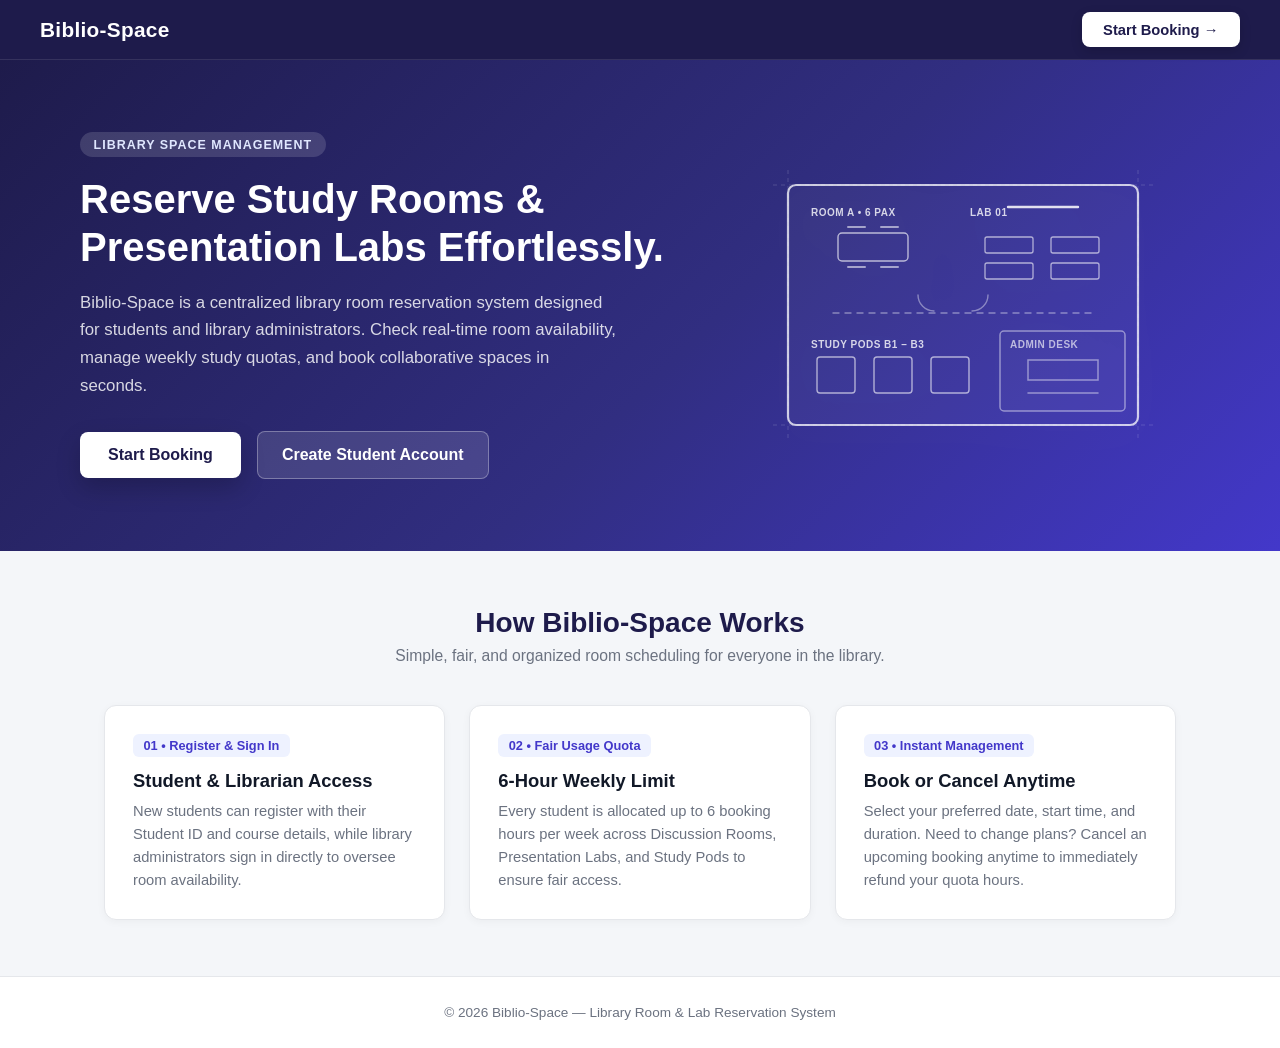
<file: web/index.html>
<!DOCTYPE html>
<html lang="en">
<head>
  <meta charset="UTF-8" />
  <meta name="viewport" content="width=device-width, initial-scale=1.0" />
  <title>Biblio-Space | Library Room &amp; Lab Reservation</title>
  <link rel="stylesheet" href="assets/css/style.css" />
  <style>
    /* Landing Page Hero & Layout */
    .landing-navbar {
      background: #1e1b4b;
      color: #ffffff;
      padding: 1.1rem 2.5rem;
      display: flex;
      justify-content: space-between;
      align-items: center;
      border-bottom: 1px solid rgba(255, 255, 255, 0.1);
    }

    .landing-brand {
      display: flex;
      align-items: center;
      gap: 0.65rem;
      font-size: 1.3rem;
      font-weight: 700;
      letter-spacing: 0.3px;
    }

    .btn-header-cta {
      background: #ffffff;
      color: #1e1b4b;
      padding: 0.6rem 1.35rem;
      border-radius: 8px;
      font-weight: 700;
      font-size: 0.92rem;
      text-decoration: none;
      transition: 0.2s;
      box-shadow: 0 4px 12px rgba(0, 0, 0, 0.15);
    }

    .btn-header-cta:hover {
      background: #eef2ff;
      transform: translateY(-1px);
    }

    .hero-section {
      background: linear-gradient(135deg, #1e1b4b 0%, #312e81 55%, #4338ca 100%);
      color: #ffffff;
      padding: 4.5rem 2rem;
    }

    .hero-inner {
      max-width: 1120px;
      margin: 0 auto;
      display: flex;
      align-items: center;
      justify-content: space-between;
      gap: 3rem;
    }

    .hero-text {
      flex: 1.2;
    }

    .hero-pill {
      display: inline-block;
      background: rgba(255, 255, 255, 0.14);
      color: #e0e7ff;
      font-size: 0.78rem;
      font-weight: 700;
      letter-spacing: 1px;
      text-transform: uppercase;
      padding: 0.35rem 0.85rem;
      border-radius: 999px;
      margin-bottom: 1.1rem;
    }

    .hero-text h1 {
      font-size: 2.5rem;
      line-height: 1.2;
      font-weight: 800;
      margin-bottom: 1.1rem;
    }

    .hero-text p {
      font-size: 1.05rem;
      line-height: 1.65;
      color: rgba(255, 255, 255, 0.82);
      margin-bottom: 2rem;
      max-width: 540px;
    }

    .hero-actions {
      display: flex;
      align-items: center;
      gap: 1rem;
    }

    .btn-hero-primary {
      background: #ffffff;
      color: #1e1b4b;
      padding: 0.85rem 1.75rem;
      border-radius: 8px;
      font-weight: 700;
      font-size: 1rem;
      text-decoration: none;
      transition: 0.2s;
      box-shadow: 0 10px 25px rgba(0, 0, 0, 0.2);
    }

    .btn-hero-primary:hover {
      background: #eef2ff;
    }

    .btn-hero-secondary {
      background: rgba(255, 255, 255, 0.12);
      color: #ffffff;
      border: 1px solid rgba(255, 255, 255, 0.3);
      padding: 0.85rem 1.5rem;
      border-radius: 8px;
      font-weight: 600;
      font-size: 1rem;
      text-decoration: none;
      transition: 0.2s;
    }

    .btn-hero-secondary:hover {
      background: rgba(255, 255, 255, 0.2);
    }

    /* White Line-Art Architectural Floor Plan */
    .hero-art {
      flex: 0.95;
      display: flex;
      justify-content: center;
      position: relative;
    }

    .blueprint-svg {
      width: 100%;
      max-width: 420px;
      height: auto;
      filter: drop-shadow(0 12px 24px rgba(255, 255, 255, 0.14));
      animation: floatBlueprint 6s ease-in-out infinite;
    }

    .room-highlight-1 {
      animation: pulseRoom 6s ease-in-out infinite;
    }

    .room-highlight-2 {
      animation: pulseRoom 6s ease-in-out infinite 2s;
    }

    .room-highlight-3 {
      animation: pulseRoom 6s ease-in-out infinite 4s;
    }

    @keyframes floatBlueprint {
      0%, 100% { transform: translateY(0px); }
      50% { transform: translateY(-8px); }
    }

    @keyframes pulseRoom {
      0%, 100% { fill: rgba(255, 255, 255, 0.04); stroke: rgba(255, 255, 255, 0.55); }
      30% { fill: rgba(255, 255, 255, 0.18); stroke: rgba(255, 255, 255, 0.95); }
      60% { fill: rgba(255, 255, 255, 0.04); stroke: rgba(255, 255, 255, 0.55); }
    }

    /* Info & Features Section */
    .info-section {
      max-width: 1120px;
      margin: 3.5rem auto;
      padding: 0 1.5rem;
    }

    .section-heading {
      text-align: center;
      margin-bottom: 2.5rem;
    }

    .section-heading h2 {
      font-size: 1.75rem;
      color: #1e1b4b;
      margin-bottom: 0.5rem;
    }

    .section-heading p {
      color: #6b7280;
      font-size: 0.98rem;
    }

    .feature-grid {
      display: grid;
      grid-template-columns: repeat(auto-fit, minmax(280px, 1fr));
      gap: 1.5rem;
    }

    .feature-card {
      background: #ffffff;
      border: 1px solid #e5e7eb;
      border-radius: 12px;
      padding: 1.75rem;
      box-shadow: 0 2px 8px rgba(0, 0, 0, 0.04);
    }

    .feature-step {
      display: inline-block;
      background: #eef2ff;
      color: #4338ca;
      font-weight: 700;
      font-size: 0.8rem;
      padding: 0.25rem 0.65rem;
      border-radius: 6px;
      margin-bottom: 0.85rem;
    }

    .feature-card h3 {
      color: #111827;
      font-size: 1.15rem;
      margin-bottom: 0.5rem;
    }

    .feature-card p {
      color: #6b7280;
      font-size: 0.92rem;
      line-height: 1.55;
    }

    .landing-footer {
      text-align: center;
      padding: 1.75rem;
      color: #6b7280;
      font-size: 0.85rem;
      border-top: 1px solid #e5e7eb;
      background: #ffffff;
      margin-top: 3rem;
    }

    @media (max-width: 860px) {
      .hero-inner { flex-direction: column; text-align: center; }
      .hero-actions { justify-content: center; }
      .hero-text h1 { font-size: 2rem; }
    }
  </style>
</head>
<body>

  <!-- Top Navigation Header with Start Booking CTA -->
  <header class="landing-navbar">
    <div class="landing-brand">
      <span>Biblio-Space</span>
    </div>
    <div>
      <a href="login-page.html" class="btn-header-cta">Start Booking &rarr;</a>
    </div>
  </header>

  <!-- Hero Introduction Section -->
  <section class="hero-section">
    <div class="hero-inner">
      <div class="hero-text">
        <span class="hero-pill">Library Space Management</span>
        <h1>Reserve Study Rooms &amp; Presentation Labs Effortlessly.</h1>
        <p>
          Biblio-Space is a centralized library room reservation system designed for students and library administrators. Check real-time room availability, manage weekly study quotas, and book collaborative spaces in seconds.
        </p>
        <div class="hero-actions">
          <a href="login-page.html" class="btn-hero-primary">Start Booking</a>
          <a href="register-page.html" class="btn-hero-secondary">Create Student Account</a>
        </div>
      </div>

      <!-- White Line-Art Architectural Library Floor Plan -->
      <div class="hero-art">
        <svg class="blueprint-svg" viewBox="0 0 420 320" fill="none" xmlns="http://www.w3.org/2000/svg">
          <!-- Blueprint Outer Grid & Corner Crosshairs -->
          <g stroke="rgba(255,255,255,0.16)" stroke-width="1" stroke-dasharray="4 4">
            <line x1="20" y1="40" x2="400" y2="40" />
            <line x1="20" y1="280" x2="400" y2="280" />
            <line x1="35" y1="25" x2="35" y2="295" />
            <line x1="385" y1="25" x2="385" y2="295" />
          </g>

          <!-- Outer Library Floor Perimeter -->
          <rect x="35" y="40" width="350" height="240" rx="8"
                stroke="rgba(255,255,255,0.75)" stroke-width="2.2" fill="rgba(255,255,255,0.03)" />

          <!-- Room 1: Discussion Room A (Top Left) -->
          <g class="room-highlight-1">
            <rect x="48" y="54" width="145" height="96" rx="4" stroke-width="1.8" />
            <!-- Conference Table & Chairs -->
            <rect x="85" y="88" width="70" height="28" rx="4" stroke="rgba(255,255,255,0.65)" stroke-width="1.4" />
            <line x1="95" y1="82" x2="112" y2="82" stroke="rgba(255,255,255,0.55)" stroke-width="2" stroke-linecap="round" />
            <line x1="128" y1="82" x2="145" y2="82" stroke="rgba(255,255,255,0.55)" stroke-width="2" stroke-linecap="round" />
            <line x1="95" y1="122" x2="112" y2="122" stroke="rgba(255,255,255,0.55)" stroke-width="2" stroke-linecap="round" />
            <line x1="128" y1="122" x2="145" y2="122" stroke="rgba(255,255,255,0.55)" stroke-width="2" stroke-linecap="round" />
          </g>
          <text x="58" y="71" fill="rgba(255,255,255,0.8)" font-size="10" font-weight="600" letter-spacing="0.5">ROOM A &bull; 6 PAX</text>

          <!-- Room 2: Presentation Lab 1 (Top Right) -->
          <g class="room-highlight-2">
            <rect x="207" y="54" width="165" height="96" rx="4" stroke-width="1.8" />
            <!-- Projector Screen & Workstation Desks -->
            <line x1="255" y1="62" x2="325" y2="62" stroke="rgba(255,255,255,0.85)" stroke-width="2.4" stroke-linecap="round" />
            <rect x="232" y="92" width="48" height="16" rx="2" stroke="rgba(255,255,255,0.6)" stroke-width="1.3" />
            <rect x="298" y="92" width="48" height="16" rx="2" stroke="rgba(255,255,255,0.6)" stroke-width="1.3" />
            <rect x="232" y="118" width="48" height="16" rx="2" stroke="rgba(255,255,255,0.6)" stroke-width="1.3" />
            <rect x="298" y="118" width="48" height="16" rx="2" stroke="rgba(255,255,255,0.6)" stroke-width="1.3" />
          </g>
          <text x="217" y="71" fill="rgba(255,255,255,0.8)" font-size="10" font-weight="600" letter-spacing="0.5">LAB 01</text>

          <!-- Central Corridor Divider & Door Arcs -->
          <g stroke="rgba(255,255,255,0.4)" stroke-width="1.4" stroke-linecap="round">
            <path d="M165 150 A16 16 0 0 0 181 166" />
            <path d="M235 150 A16 16 0 0 1 219 166" />
            <line x1="80" y1="168" x2="340" y2="168" stroke-dasharray="6 6" />
          </g>

          <!-- Room 3: Quiet Study Pods (Bottom Left) -->
          <g class="room-highlight-3">
            <rect x="48" y="186" width="185" height="80" rx="4" stroke-width="1.8" />
            <!-- Individual Study Cubicles -->
            <rect x="64" y="212" width="38" height="36" rx="3" stroke="rgba(255,255,255,0.6)" stroke-width="1.4" />
            <rect x="121" y="212" width="38" height="36" rx="3" stroke="rgba(255,255,255,0.6)" stroke-width="1.4" />
            <rect x="178" y="212" width="38" height="36" rx="3" stroke="rgba(255,255,255,0.6)" stroke-width="1.4" />
          </g>
          <text x="58" y="203" fill="rgba(255,255,255,0.8)" font-size="10" font-weight="600" letter-spacing="0.5">STUDY PODS B1 &ndash; B3</text>

          <!-- Bottom Right: Librarian Info Desk -->
          <g stroke="rgba(255,255,255,0.45)" stroke-width="1.5" stroke-linecap="round">
            <rect x="247" y="186" width="125" height="80" rx="4" fill="rgba(255,255,255,0.02)" />
            <path d="M275 215 H345 V235 H275 Z" />
            <line x1="275" y1="248" x2="345" y2="248" />
          </g>
          <text x="257" y="203" fill="rgba(255,255,255,0.65)" font-size="10" font-weight="600" letter-spacing="0.5">ADMIN DESK</text>
        </svg>
      </div>
    </div>
  </section>

  <!-- System Overview & How It Works -->
  <section class="info-section">
    <div class="section-heading">
      <h2>How Biblio-Space Works</h2>
      <p>Simple, fair, and organized room scheduling for everyone in the library.</p>
    </div>

    <div class="feature-grid">
      <div class="feature-card">
        <span class="feature-step">01 &bull; Register &amp; Sign In</span>
        <h3>Student &amp; Librarian Access</h3>
        <p>
          New students can register with their Student ID and course details, while library administrators sign in directly to oversee room availability.
        </p>
      </div>

      <div class="feature-card">
        <span class="feature-step">02 &bull; Fair Usage Quota</span>
        <h3>6-Hour Weekly Limit</h3>
        <p>
          Every student is allocated up to 6 booking hours per week across Discussion Rooms, Presentation Labs, and Study Pods to ensure fair access.
        </p>
      </div>

      <div class="feature-card">
        <span class="feature-step">03 &bull; Instant Management</span>
        <h3>Book or Cancel Anytime</h3>
        <p>
          Select your preferred date, start time, and duration. Need to change plans? Cancel an upcoming booking anytime to immediately refund your quota hours.
        </p>
      </div>
    </div>
  </section>

  <footer class="landing-footer">
    &copy; 2026 Biblio-Space &mdash; Library Room &amp; Lab Reservation System
  </footer>

</body>
</html>
</file>
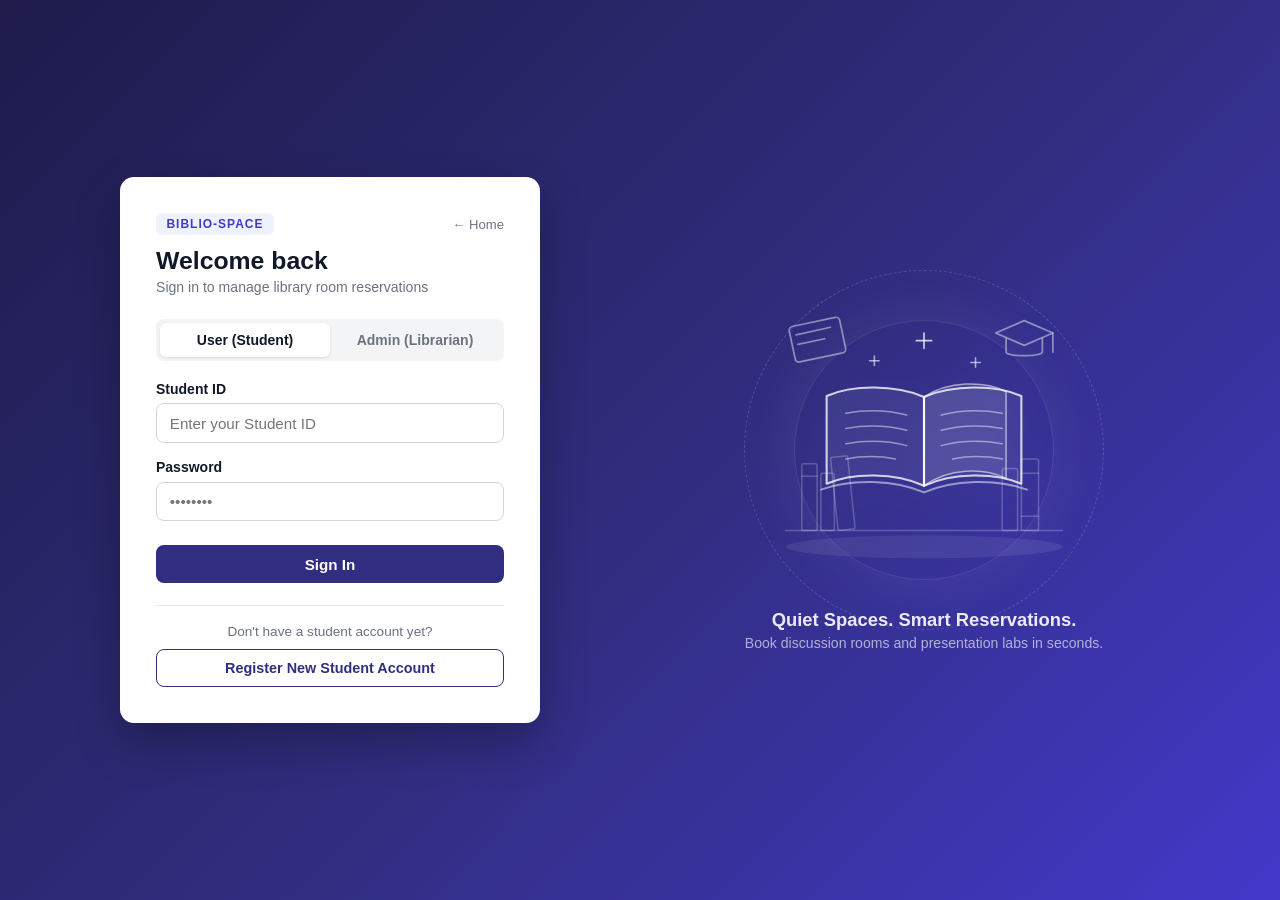
<file: web/login-page.html>
<!DOCTYPE html>
<html lang="en">
<head>
  <meta charset="UTF-8" />
  <meta name="viewport" content="width=device-width, initial-scale=1.0" />
  <title>Biblio-Space | Sign In</title>
  <link rel="stylesheet" href="assets/css/style.css" />
  <style>
    body {
      background: linear-gradient(135deg, #1e1b4b 0%, #312e81 55%, #4338ca 100%);
      min-height: 100vh;
      display: flex;
      align-items: center;
      justify-content: center;
      padding: 2rem;
      overflow-x: hidden;
    }

    .split-wrapper {
      width: 100%;
      max-width: 1140px;
      display: flex;
      align-items: center;
      justify-content: space-between;
      gap: 3rem;
    }

    .login-section {
      flex: 1;
      display: flex;
      justify-content: center;
    }

    .auth-card {
      background: #ffffff;
      width: 100%;
      max-width: 420px;
      border-radius: 14px;
      padding: 2.25rem;
      box-shadow: 0 20px 45px rgba(0, 0, 0, 0.28);
      position: relative;
      z-index: 2;
    }

    .top-nav-row {
      display: flex;
      justify-content: space-between;
      align-items: center;
      margin-bottom: 0.75rem;
    }

    .brand-tag {
      font-size: 0.75rem;
      font-weight: 700;
      letter-spacing: 1px;
      text-transform: uppercase;
      color: #4338ca;
      background: #eef2ff;
      padding: 0.25rem 0.65rem;
      border-radius: 6px;
    }

    .back-home {
      font-size: 0.82rem;
      color: #6b7280;
      text-decoration: none;
      font-weight: 500;
    }

    .back-home:hover {
      color: #312e81;
      text-decoration: underline;
    }

    .auth-header {
      margin-bottom: 1.5rem;
    }

    .auth-header h1 {
      color: #111827;
      font-size: 1.55rem;
      font-weight: 700;
      margin-bottom: 0.25rem;
    }

    .auth-header p {
      color: #6b7280;
      font-size: 0.88rem;
    }

    .role-tabs {
      display: grid;
      grid-template-columns: 1fr 1fr;
      background: #f3f4f6;
      padding: 4px;
      border-radius: 8px;
      margin-bottom: 1.25rem;
    }

    .role-tab {
      border: none;
      background: transparent;
      padding: 0.55rem;
      font-size: 0.875rem;
      font-weight: 600;
      color: #6b7280;
      border-radius: 6px;
      cursor: pointer;
      transition: 0.2s;
    }

    .role-tab.active {
      background: #ffffff;
      color: #111827;
      box-shadow: 0 1px 3px rgba(0, 0, 0, 0.1);
    }

    .btn-indigo {
      background: #312e81;
      color: #ffffff;
      width: 100%;
    }

    .btn-indigo:hover {
      background: #1e1b4b;
    }

    .register-box {
      margin-top: 1.35rem;
      padding-top: 1.15rem;
      border-top: 1px solid #e5e7eb;
      text-align: center;
    }

    .register-box p {
      font-size: 0.85rem;
      color: #6b7280;
      margin-bottom: 0.65rem;
    }

    .btn-register-link {
      display: block;
      width: 100%;
      padding: 0.6rem 1rem;
      border: 1px solid #312e81;
      border-radius: 8px;
      color: #312e81;
      font-weight: 600;
      font-size: 0.9rem;
      text-decoration: none;
      transition: 0.2s;
    }

    .btn-register-link:hover {
      background: #eef2ff;
    }

    /* Right Side White Line-Shadow Library Animation */
    .library-art-section {
      flex: 1.1;
      display: flex;
      flex-direction: column;
      align-items: center;
      justify-content: center;
      position: relative;
      min-height: 440px;
      user-select: none;
    }

    .art-backdrop-ring {
      position: absolute;
      width: 360px;
      height: 360px;
      border-radius: 50%;
      border: 1.5px dashed rgba(255, 255, 255, 0.16);
      animation: spinSlow 45s linear infinite;
    }

    .art-backdrop-ring-inner {
      position: absolute;
      width: 260px;
      height: 260px;
      border-radius: 50%;
      border: 1px solid rgba(255, 255, 255, 0.1);
      box-shadow: 0 0 60px rgba(255, 255, 255, 0.08);
    }

    .library-svg {
      width: 100%;
      max-width: 420px;
      height: auto;
      filter: drop-shadow(0 12px 24px rgba(255, 255, 255, 0.14));
      z-index: 1;
    }

    .float-main { animation: floatBook 5s ease-in-out infinite; }
    .float-slow-1 { animation: floatGentle 6s ease-in-out infinite; }
    .float-slow-2 { animation: floatGentle 7s ease-in-out infinite reverse; }
    .page-flip { animation: pageTurn 3.5s ease-in-out infinite; transform-origin: 220px 235px; }
    .sparkle-1 { animation: pulseGlow 3s ease-in-out infinite; }
    .sparkle-2 { animation: pulseGlow 4s ease-in-out infinite 1.2s; }

    .art-caption {
      margin-top: 1rem;
      text-align: center;
      z-index: 1;
    }

    .art-caption h2 {
      font-size: 1.15rem;
      font-weight: 600;
      color: rgba(255, 255, 255, 0.9);
      margin-bottom: 0.25rem;
    }

    .art-caption p {
      font-size: 0.88rem;
      color: rgba(255, 255, 255, 0.62);
    }

    @keyframes floatBook {
      0%, 100% { transform: translateY(0px); }
      50% { transform: translateY(-12px); }
    }

    @keyframes floatGentle {
      0%, 100% { transform: translateY(0px) rotate(0deg); }
      50% { transform: translateY(-8px) rotate(2deg); }
    }

    @keyframes pageTurn {
      0%, 100% { transform: scaleX(1); opacity: 0.85; }
      50% { transform: scaleX(0.35); opacity: 0.45; }
    }

    @keyframes pulseGlow {
      0%, 100% { opacity: 0.2; transform: scale(0.9); }
      50% { opacity: 0.85; transform: scale(1.15); }
    }

    @keyframes spinSlow {
      from { transform: rotate(0deg); }
      to { transform: rotate(360deg); }
    }

    @media (max-width: 900px) {
      .split-wrapper { flex-direction: column; }
      .library-art-section { min-height: 260px; }
    }
  </style>
</head>
<body>

  <div class="split-wrapper">
    <!-- Left-Center Login Card -->
    <div class="login-section">
      <div class="auth-card">
        <div class="auth-header">
          <div class="top-nav-row">
            <span class="brand-tag">Biblio-Space</span>
            <a href="index.html" class="back-home">&larr; Home</a>
          </div>
          <h1>Welcome back</h1>
          <p>Sign in to manage library room reservations</p>
        </div>

        <div id="loginAlert" class="alert"></div>

        <div class="role-tabs">
          <button type="button" id="tabUser" class="role-tab active" onclick="setRole('student')">
            User (Student)
          </button>
          <button type="button" id="tabAdmin" class="role-tab" onclick="setRole('staff')">
            Admin (Librarian)
          </button>
        </div>

        <form id="loginForm">
          <div class="form-group" style="margin-bottom: 1rem;">
            <label id="idLabel" for="loginId">Student ID</label>
            <input type="text" id="loginId" placeholder="Enter your Student ID" required />
          </div>

          <div class="form-group" style="margin-bottom: 1.5rem;">
            <label for="loginPassword">Password</label>
            <input type="password" id="loginPassword" placeholder="••••••••" required />
          </div>

          <button type="submit" class="btn btn-indigo">Sign In</button>
        </form>

        <div class="register-box" id="registerPrompt">
          <p>Don't have a student account yet?</p>
          <a href="register-page.html" class="btn-register-link">Register New Student Account</a>
        </div>
      </div>
    </div>

    <!-- Right-Side White Line-Shadow Library Animation -->
    <div class="library-art-section">
      <div class="art-backdrop-ring"></div>
      <div class="art-backdrop-ring-inner"></div>

      <svg class="library-svg" viewBox="0 0 440 360" fill="none" xmlns="http://www.w3.org/2000/svg">
        <ellipse cx="220" cy="312" rx="145" ry="12" fill="rgba(255,255,255,0.08)" />

        <g stroke="rgba(255,255,255,0.22)" stroke-width="1.6" stroke-linecap="round">
          <line x1="75" y1="295" x2="365" y2="295" />
          <rect x="92" y="225" width="16" height="70" rx="2" />
          <line x1="92" y1="238" x2="108" y2="238" />
          <rect x="112" y="235" width="14" height="60" rx="2" />
          <rect x="130" y="218" width="18" height="77" rx="2" transform="rotate(-6 130 295)" />
          <rect x="302" y="230" width="16" height="65" rx="2" />
          <rect x="322" y="220" width="18" height="75" rx="2" />
          <line x1="322" y1="235" x2="340" y2="235" />
          <line x1="322" y1="280" x2="340" y2="280" />
        </g>

        <g class="float-slow-1" stroke="rgba(255,255,255,0.45)" stroke-width="1.8" stroke-linecap="round" stroke-linejoin="round">
          <rect x="78" y="82" width="54" height="38" rx="4" transform="rotate(-12 78 82)" />
          <line x1="86" y1="90" x2="122" y2="82" />
          <line x1="88" y1="100" x2="116" y2="94" />
        </g>

        <g class="float-slow-2" stroke="rgba(255,255,255,0.45)" stroke-width="1.8" stroke-linecap="round" stroke-linejoin="round">
          <path d="M325 75 L355 88 L325 101 L295 88 Z" />
          <path d="M306 94 V108 C306 113 344 113 344 108 V94" />
          <line x1="355" y1="88" x2="355" y2="108" />
        </g>

        <g class="float-main">
          <path d="M220 155 C190 142 145 142 118 154 V246 C145 234 190 234 220 248 Z"
                fill="rgba(255,255,255,0.06)" stroke="rgba(255,255,255,0.78)" stroke-width="2.2" stroke-linejoin="round" />
          <path d="M220 155 C250 142 295 142 322 154 V246 C295 234 250 234 220 248 Z"
                fill="rgba(255,255,255,0.06)" stroke="rgba(255,255,255,0.78)" stroke-width="2.2" stroke-linejoin="round" />
          <path class="page-flip" d="M220 155 C246 138 282 138 306 149 V240 C282 229 246 229 220 248 Z"
                fill="rgba(255,255,255,0.08)" stroke="rgba(255,255,255,0.55)" stroke-width="1.6" />
          <g stroke="rgba(255,255,255,0.45)" stroke-width="1.6" stroke-linecap="round">
            <path d="M138 172 Q172 166 202 174" />
            <path d="M138 188 Q172 182 202 190" />
            <path d="M138 204 Q172 198 202 206" />
            <path d="M138 220 Q165 215 190 220" />
          </g>
          <g stroke="rgba(255,255,255,0.45)" stroke-width="1.6" stroke-linecap="round">
            <path d="M238 174 Q268 166 302 172" />
            <path d="M238 190 Q268 182 302 188" />
            <path d="M238 206 Q268 198 302 204" />
            <path d="M250 220 Q275 215 302 220" />
          </g>
          <path d="M112 252 C145 240 190 242 220 255 C250 242 295 240 328 252"
                stroke="rgba(255,255,255,0.5)" stroke-width="2" stroke-linecap="round" />
        </g>

        <g class="sparkle-1" stroke="rgba(255,255,255,0.75)" stroke-width="1.8" stroke-linecap="round">
          <line x1="220" y1="88" x2="220" y2="104" />
          <line x1="212" y1="96" x2="228" y2="96" />
        </g>
        <g class="sparkle-2" stroke="rgba(255,255,255,0.6)" stroke-width="1.6" stroke-linecap="round">
          <line x1="168" y1="112" x2="168" y2="122" />
          <line x1="163" y1="117" x2="173" y2="117" />
          <line x1="274" y1="114" x2="274" y2="124" />
          <line x1="269" y1="119" x2="279" y2="119" />
        </g>
      </svg>

      <div class="art-caption">
        <h2>Quiet Spaces. Smart Reservations.</h2>
        <p>Book discussion rooms and presentation labs in seconds.</p>
      </div>
    </div>
  </div>

  <script>
    let currentRole = 'student';

    // Seed sample bookings if empty
    if (!localStorage.getItem('biblio_bookings')) {
      const initialBookings = [
        {
          bookId: 'BK-1001',
          studId: '20261001',
          roomId: 'R01',
          roomName: 'Discussion Room A (Level 2)',
          bookDate: '2026-11-23',
          startTime: '10:00',
          endTime: '12:00',
          hours: 2,
          status: 'Confirmed'
        },
        {
          bookId: 'BK-1002',
          studId: '20261001',
          roomId: 'R03',
          roomName: 'Presentation Lab 1 (Level 3)',
          bookDate: '2026-11-25',
          startTime: '14:00',
          endTime: '16:00',
          hours: 2,
          status: 'Confirmed'
        }
      ];
      localStorage.setItem('biblio_bookings', JSON.stringify(initialBookings));
    }

    // Check if redirected from register.html with newly created ID
    const urlParams = new URLSearchParams(window.location.search);
    const registeredId = urlParams.get('registered');
    if (registeredId) {
      document.getElementById('loginId').value = registeredId;
      const alertBox = document.getElementById('loginAlert');
      alertBox.className = 'alert alert-success';
      alertBox.textContent = 'Account created successfully! Please sign in.';
      alertBox.style.display = 'block';
    }

    function setRole(role) {
      currentRole = role;
      document.getElementById('loginAlert').style.display = 'none';
      document.getElementById('tabUser').classList.toggle('active', role === 'student');
      document.getElementById('tabAdmin').classList.toggle('active', role === 'staff');

      if (role === 'student') {
        document.getElementById('idLabel').textContent = 'Student ID';
        document.getElementById('loginId').placeholder = 'Enter your Student ID';
        document.getElementById('registerPrompt').style.display = 'block';
      } else {
        document.getElementById('idLabel').textContent = 'Librarian Staff ID';
        document.getElementById('loginId').placeholder = 'Enter your Staff ID';
        document.getElementById('registerPrompt').style.display = 'none';
      }
    }

    document.getElementById('loginForm').addEventListener('submit', function (e) {
      e.preventDefault();
      const userId = document.getElementById('loginId').value.trim();
      const password = document.getElementById('loginPassword').value;

      if (!userId || !password) {
        const alertBox = document.getElementById('loginAlert');
        alertBox.className = 'alert alert-danger';
        alertBox.textContent = 'Please enter your ID and password.';
        alertBox.style.display = 'block';
        return;
      }

      sessionStorage.setItem('biblio_user', JSON.stringify({ role: currentRole, userId }));
      window.location.href = currentRole === 'student' ? 'student-book.html' : 'staff-schedule.html';
    });
  </script>
</body>
</html>
</file>
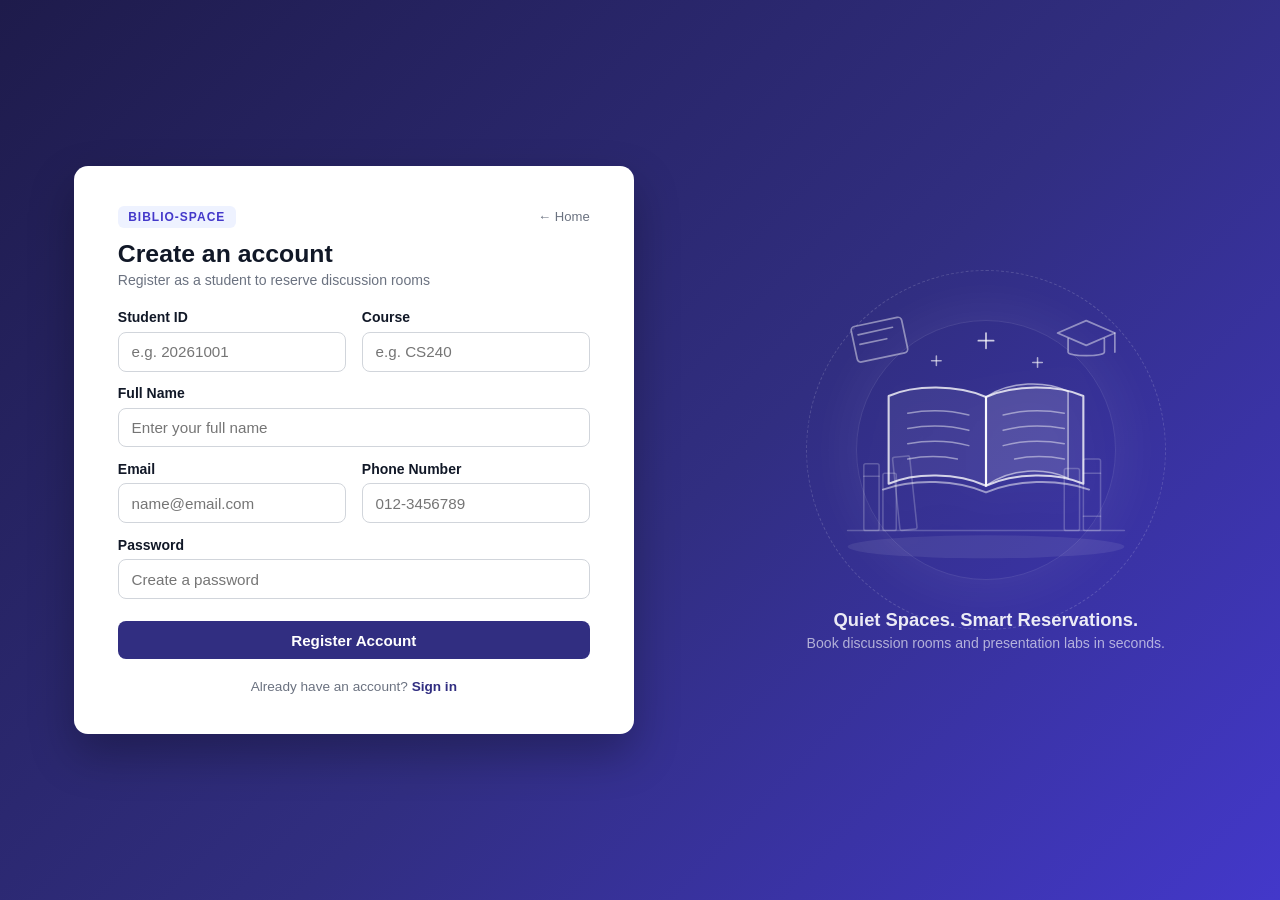
<file: web/register-page.html>
<!DOCTYPE html>
<html lang="en">
<head>
  <meta charset="UTF-8" />
  <meta name="viewport" content="width=device-width, initial-scale=1.0" />
  <title>Biblio-Space | Registration</title>
  <link rel="stylesheet" href="assets/css/style.css" />
  <style>
    body {
      background: linear-gradient(135deg, #1e1b4b 0%, #312e81 55%, #4338ca 100%);
      min-height: 100vh;
      display: flex;
      align-items: center;
      justify-content: center;
      padding: 2rem;
      overflow-x: hidden;
    }

    .split-wrapper {
      width: 100%;
      max-width: 1240px;
      display: flex;
      align-items: center;
      justify-content: space-between;
      gap: 3rem;
    }

    .login-section {
      flex: 1.35;
      display: flex;
      justify-content: center;
    }

    .auth-card {
      background: #ffffff;
      width: 100%;
      max-width: 560px;
      border-radius: 14px;
      padding: 2.5rem 2.75rem;
      box-shadow: 0 20px 45px rgba(0, 0, 0, 0.28);
      position: relative;
      z-index: 2;
    }

    .top-nav-row {
      display: flex;
      justify-content: space-between;
      align-items: center;
      margin-bottom: 0.75rem;
    }

    .brand-tag {
      font-size: 0.75rem;
      font-weight: 700;
      letter-spacing: 1px;
      text-transform: uppercase;
      color: #4338ca;
      background: #eef2ff;
      padding: 0.25rem 0.65rem;
      border-radius: 6px;
    }

    .back-home {
      font-size: 0.82rem;
      color: #6b7280;
      text-decoration: none;
      font-weight: 500;
    }

    .back-home:hover {
      color: #312e81;
      text-decoration: underline;
    }

    .auth-header {
      margin-bottom: 1.35rem;
    }

    .auth-header h1 {
      color: #111827;
      font-size: 1.55rem;
      font-weight: 700;
      margin-bottom: 0.25rem;
    }

    .auth-header p {
      color: #6b7280;
      font-size: 0.88rem;
    }

    .two-col-inputs {
      display: grid;
      grid-template-columns: 1fr 1fr;
      gap: 1rem;
    }

    .btn-indigo {
      background: #312e81;
      color: #ffffff;
      width: 100%;
    }

    .btn-indigo:hover {
      background: #1e1b4b;
    }

    .switch-link {
      margin-top: 1.25rem;
      text-align: center;
      font-size: 0.85rem;
      color: #6b7280;
    }

    .switch-link a {
      color: #312e81;
      font-weight: 600;
      text-decoration: none;
    }

    .switch-link a:hover {
      text-decoration: underline;
    }

    /* Right Side White Line-Shadow Library Animation */
    .library-art-section {
      flex: 1.1;
      display: flex;
      flex-direction: column;
      align-items: center;
      justify-content: center;
      position: relative;
      min-height: 440px;
      user-select: none;
    }

    .art-backdrop-ring {
      position: absolute;
      width: 360px;
      height: 360px;
      border-radius: 50%;
      border: 1.5px dashed rgba(255, 255, 255, 0.16);
      animation: spinSlow 45s linear infinite;
    }

    .art-backdrop-ring-inner {
      position: absolute;
      width: 260px;
      height: 260px;
      border-radius: 50%;
      border: 1px solid rgba(255, 255, 255, 0.1);
      box-shadow: 0 0 60px rgba(255, 255, 255, 0.08);
    }

    .library-svg {
      width: 100%;
      max-width: 420px;
      height: auto;
      filter: drop-shadow(0 12px 24px rgba(255, 255, 255, 0.14));
      z-index: 1;
    }

    .float-main { animation: floatBook 5s ease-in-out infinite; }
    .float-slow-1 { animation: floatGentle 6s ease-in-out infinite; }
    .float-slow-2 { animation: floatGentle 7s ease-in-out infinite reverse; }
    .page-flip { animation: pageTurn 3.5s ease-in-out infinite; transform-origin: 220px 235px; }
    .sparkle-1 { animation: pulseGlow 3s ease-in-out infinite; }
    .sparkle-2 { animation: pulseGlow 4s ease-in-out infinite 1.2s; }

    .art-caption {
      margin-top: 1rem;
      text-align: center;
      z-index: 1;
    }

    .art-caption h2 {
      font-size: 1.15rem;
      font-weight: 600;
      color: rgba(255, 255, 255, 0.9);
      margin-bottom: 0.25rem;
    }

    .art-caption p {
      font-size: 0.88rem;
      color: rgba(255, 255, 255, 0.62);
    }

    @keyframes floatBook {
      0%, 100% { transform: translateY(0px); }
      50% { transform: translateY(-12px); }
    }

    @keyframes floatGentle {
      0%, 100% { transform: translateY(0px) rotate(0deg); }
      50% { transform: translateY(-8px) rotate(2deg); }
    }

    @keyframes pageTurn {
      0%, 100% { transform: scaleX(1); opacity: 0.85; }
      50% { transform: scaleX(0.35); opacity: 0.45; }
    }

    @keyframes pulseGlow {
      0%, 100% { opacity: 0.2; transform: scale(0.9); }
      50% { opacity: 0.85; transform: scale(1.15); }
    }

    @keyframes spinSlow {
      from { transform: rotate(0deg); }
      to { transform: rotate(360deg); }
    }

    @media (max-width: 900px) {
      .split-wrapper { flex-direction: column; }
      .library-art-section { min-height: 260px; }
    }
  </style>
</head>
<body>

  <div class="split-wrapper">
    <!-- Left-Center Student Registration Card -->
    <div class="login-section">
      <div class="auth-card">
        <div class="auth-header">
          <div class="top-nav-row">
            <span class="brand-tag">Biblio-Space</span>
            <a href="index.html" class="back-home">&larr; Home</a>
          </div>
          <h1>Create an account</h1>
          <p>Register as a student to reserve discussion rooms</p>
        </div>

        <div id="regAlert" class="alert alert-danger"></div>

        <!-- Maps directly to ERD Student Entity: StudID, Name, PhoneNum, Email, Course -->
        <form id="registerForm">
          <div class="two-col-inputs" style="margin-bottom: 0.85rem;">
            <div class="form-group">
              <label for="regStudId">Student ID</label>
              <input type="text" id="regStudId" placeholder="e.g. 20261001" required />
            </div>
            <div class="form-group">
              <label for="regCourse">Course</label>
              <input type="text" id="regCourse" placeholder="e.g. CS240" required />
            </div>
          </div>

          <div class="form-group" style="margin-bottom: 0.85rem;">
            <label for="regName">Full Name</label>
            <input type="text" id="regName" placeholder="Enter your full name" required />
          </div>

          <div class="two-col-inputs" style="margin-bottom: 0.85rem;">
            <div class="form-group">
              <label for="regEmail">Email</label>
              <input type="email" id="regEmail" placeholder="name@email.com" required />
            </div>
            <div class="form-group">
              <label for="regPhone">Phone Number</label>
              <input type="text" id="regPhone" placeholder="012-3456789" required />
            </div>
          </div>

          <div class="form-group" style="margin-bottom: 1.4rem;">
            <label for="regPassword">Password</label>
            <input type="password" id="regPassword" placeholder="Create a password" required />
          </div>

          <button type="submit" class="btn btn-indigo">Register Account</button>
        </form>

        <div class="switch-link">
          Already have an account? <a href="login-page.html">Sign in</a>
        </div>
      </div>
    </div>

    <!-- Right-Side White Line-Shadow Library Animation -->
    <div class="library-art-section">
      <div class="art-backdrop-ring"></div>
      <div class="art-backdrop-ring-inner"></div>

      <svg class="library-svg" viewBox="0 0 440 360" fill="none" xmlns="http://www.w3.org/2000/svg">
        <ellipse cx="220" cy="312" rx="145" ry="12" fill="rgba(255,255,255,0.08)" />

        <g stroke="rgba(255,255,255,0.22)" stroke-width="1.6" stroke-linecap="round">
          <line x1="75" y1="295" x2="365" y2="295" />
          <rect x="92" y="225" width="16" height="70" rx="2" />
          <line x1="92" y1="238" x2="108" y2="238" />
          <rect x="112" y="235" width="14" height="60" rx="2" />
          <rect x="130" y="218" width="18" height="77" rx="2" transform="rotate(-6 130 295)" />
          <rect x="302" y="230" width="16" height="65" rx="2" />
          <rect x="322" y="220" width="18" height="75" rx="2" />
          <line x1="322" y1="235" x2="340" y2="235" />
          <line x1="322" y1="280" x2="340" y2="280" />
        </g>

        <g class="float-slow-1" stroke="rgba(255,255,255,0.45)" stroke-width="1.8" stroke-linecap="round" stroke-linejoin="round">
          <rect x="78" y="82" width="54" height="38" rx="4" transform="rotate(-12 78 82)" />
          <line x1="86" y1="90" x2="122" y2="82" />
          <line x1="88" y1="100" x2="116" y2="94" />
        </g>

        <g class="float-slow-2" stroke="rgba(255,255,255,0.45)" stroke-width="1.8" stroke-linecap="round" stroke-linejoin="round">
          <path d="M325 75 L355 88 L325 101 L295 88 Z" />
          <path d="M306 94 V108 C306 113 344 113 344 108 V94" />
          <line x1="355" y1="88" x2="355" y2="108" />
        </g>

        <g class="float-main">
          <path d="M220 155 C190 142 145 142 118 154 V246 C145 234 190 234 220 248 Z"
                fill="rgba(255,255,255,0.06)" stroke="rgba(255,255,255,0.78)" stroke-width="2.2" stroke-linejoin="round" />
          <path d="M220 155 C250 142 295 142 322 154 V246 C295 234 250 234 220 248 Z"
                fill="rgba(255,255,255,0.06)" stroke="rgba(255,255,255,0.78)" stroke-width="2.2" stroke-linejoin="round" />
          <path class="page-flip" d="M220 155 C246 138 282 138 306 149 V240 C282 229 246 229 220 248 Z"
                fill="rgba(255,255,255,0.08)" stroke="rgba(255,255,255,0.55)" stroke-width="1.6" />
          <g stroke="rgba(255,255,255,0.45)" stroke-width="1.6" stroke-linecap="round">
            <path d="M138 172 Q172 166 202 174" />
            <path d="M138 188 Q172 182 202 190" />
            <path d="M138 204 Q172 198 202 206" />
            <path d="M138 220 Q165 215 190 220" />
          </g>
          <g stroke="rgba(255,255,255,0.45)" stroke-width="1.6" stroke-linecap="round">
            <path d="M238 174 Q268 166 302 172" />
            <path d="M238 190 Q268 182 302 188" />
            <path d="M238 206 Q268 198 302 204" />
            <path d="M250 220 Q275 215 302 220" />
          </g>
          <path d="M112 252 C145 240 190 242 220 255 C250 242 295 240 328 252"
                stroke="rgba(255,255,255,0.5)" stroke-width="2" stroke-linecap="round" />
        </g>

        <g class="sparkle-1" stroke="rgba(255,255,255,0.75)" stroke-width="1.8" stroke-linecap="round">
          <line x1="220" y1="88" x2="220" y2="104" />
          <line x1="212" y1="96" x2="228" y2="96" />
        </g>
        <g class="sparkle-2" stroke="rgba(255,255,255,0.6)" stroke-width="1.6" stroke-linecap="round">
          <line x1="168" y1="112" x2="168" y2="122" />
          <line x1="163" y1="117" x2="173" y2="117" />
          <line x1="274" y1="114" x2="274" y2="124" />
          <line x1="269" y1="119" x2="279" y2="119" />
        </g>
      </svg>

      <div class="art-caption">
        <h2>Quiet Spaces. Smart Reservations.</h2>
        <p>Book discussion rooms and presentation labs in seconds.</p>
      </div>
    </div>
  </div>

  <script>
    document.getElementById('registerForm').addEventListener('submit', function (e) {
      e.preventDefault();
      const studId = document.getElementById('regStudId').value.trim();
      const course = document.getElementById('regCourse').value.trim();
      const name = document.getElementById('regName').value.trim();
      const email = document.getElementById('regEmail').value.trim();
      const phoneNum = document.getElementById('regPhone').value.trim();
      const password = document.getElementById('regPassword').value;

      const students = JSON.parse(localStorage.getItem('biblio_students')) || [];
      if (students.some(s => s.studId === studId)) {
        const alertBox = document.getElementById('regAlert');
        alertBox.textContent = 'This Student ID is already registered. Please sign in.';
        alertBox.style.display = 'block';
        return;
      }

      students.push({ studId, name, phoneNum, email, course, password });
      localStorage.setItem('biblio_students', JSON.stringify(students));

      // Redirect to login.html with the new Student ID pre-filled
      window.location.href = 'login.html?registered=' + encodeURIComponent(studId);
    });
  </script>
</body>
</html>
</file>
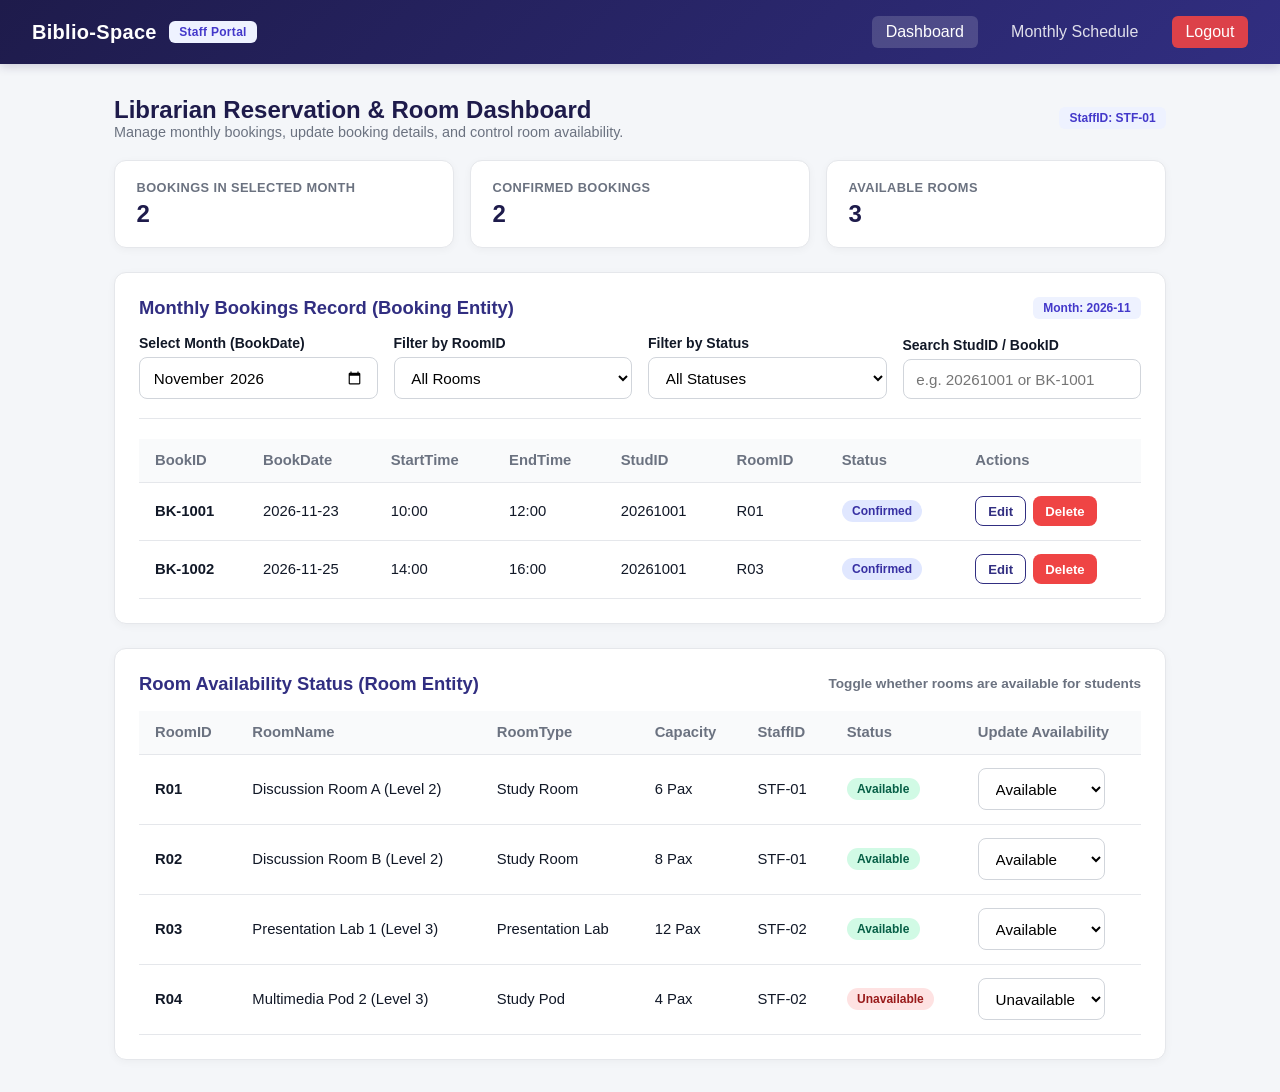
<file: web/staff-dashboard.html>
<!DOCTYPE html>
<html lang="en">
<head>
  <meta charset="UTF-8" />
  <meta name="viewport" content="width=device-width, initial-scale=1.0" />
  <title>Biblio-Space | Staff Dashboard</title>
  <link rel="stylesheet" href="assets/css/style.css" />
  <style>
    .top-meta {
      display: flex;
      align-items: center;
      gap: 0.75rem;
      flex-wrap: wrap;
    }

    .summary-grid {
      display: grid;
      grid-template-columns: repeat(auto-fit, minmax(200px, 1fr));
      gap: 1rem;
      margin-bottom: 1.5rem;
    }

    .stat-card {
      background: #ffffff;
      border: 1px solid #e5e7eb;
      border-radius: 12px;
      padding: 1.15rem 1.35rem;
      box-shadow: 0 2px 8px rgba(0, 0, 0, 0.04);
    }

    .stat-label {
      font-size: 0.8rem;
      font-weight: 600;
      color: #6b7280;
      text-transform: uppercase;
      letter-spacing: 0.4px;
      margin-bottom: 0.35rem;
    }

    .stat-value {
      font-size: 1.5rem;
      font-weight: 800;
      color: #1e1b4b;
    }

    .filter-bar {
      display: grid;
      grid-template-columns: repeat(auto-fit, minmax(180px, 1fr));
      gap: 1rem;
      align-items: end;
      margin-bottom: 1.25rem;
      padding-bottom: 1.15rem;
      border-bottom: 1px solid #e5e7eb;
    }

    .action-group {
      display: flex;
      gap: 0.45rem;
      flex-wrap: wrap;
    }

    .btn-sm {
      padding: 0.4rem 0.75rem;
      font-size: 0.82rem;
    }

    .status-unavailable {
      background: #fee2e2;
      color: #991b1b;
    }

    /* Edit Booking Modal */
    .modal-backdrop {
      display: none;
      position: fixed;
      inset: 0;
      background: rgba(17, 24, 39, 0.55);
      z-index: 100;
      align-items: center;
      justify-content: center;
      padding: 1rem;
    }

    .modal-backdrop.open {
      display: flex;
    }

    .modal-box {
      background: #ffffff;
      border-radius: 12px;
      border: 1px solid #e5e7eb;
      width: 100%;
      max-width: 540px;
      padding: 1.5rem;
      box-shadow: 0 20px 45px rgba(0, 0, 0, 0.25);
    }

    .modal-header {
      display: flex;
      justify-content: space-between;
      align-items: center;
      margin-bottom: 1rem;
      padding-bottom: 0.75rem;
      border-bottom: 1px solid #e5e7eb;
    }

    .modal-header h3 {
      color: #1e1b4b;
      font-size: 1.15rem;
    }

    .modal-footer {
      display: flex;
      justify-content: flex-end;
      gap: 0.75rem;
      margin-top: 1.25rem;
    }
  </style>
</head>
<body>

  <nav class="navbar">
    <div class="navbar-brand">
      <span>Biblio-Space</span>
      <span class="badge-gold">Staff Portal</span>
    </div>
    <div class="nav-links">
      <a href="staff-dashboard.html" class="active">Dashboard</a>
      <a href="staff-schedule.html">Monthly Schedule</a>
      <a href="index.html" class="btn-logout" onclick="sessionStorage.removeItem('biblio_user')">Logout</a>
    </div>
  </nav>

  <div class="container">
    <div style="display:flex; justify-content:space-between; align-items:center; margin-bottom:1.25rem; flex-wrap:wrap; gap:0.75rem;">
      <div>
        <h1 style="font-size:1.5rem; color:#1e1b4b;">Librarian Reservation &amp; Room Dashboard</h1>
        <p style="color:#6b7280; font-size:0.9rem;">Manage monthly bookings, update booking details, and control room availability.</p>
      </div>
      <div class="top-meta">
        <span class="badge-gold" id="staffIdBadge">StaffID: STF-01</span>
      </div>
    </div>

    <div id="dashAlert" class="alert"></div>

    <!-- Monthly Summary Stats -->
    <div class="summary-grid">
      <div class="stat-card">
        <div class="stat-label">Bookings in Selected Month</div>
        <div class="stat-value" id="statTotalBookings">0</div>
      </div>
      <div class="stat-card">
        <div class="stat-label">Confirmed Bookings</div>
        <div class="stat-value" id="statConfirmedBookings">0</div>
      </div>
      <div class="stat-card">
        <div class="stat-label">Available Rooms</div>
        <div class="stat-value" id="statAvailableRooms">0</div>
      </div>
    </div>

    <!-- Monthly Bookings Table & CRUD Controls -->
    <div class="card">
      <div class="card-title">
        <span>Monthly Bookings Record (Booking Entity)</span>
        <span class="badge-gold" id="selectedMonthLabel">Month: 2026-11</span>
      </div>

      <div class="filter-bar">
        <div class="form-group">
          <label for="filterMonth">Select Month (BookDate)</label>
          <input type="month" id="filterMonth" value="2026-11" />
        </div>
        <div class="form-group">
          <label for="filterRoom">Filter by RoomID</label>
          <select id="filterRoom">
            <option value="ALL">All Rooms</option>
          </select>
        </div>
        <div class="form-group">
          <label for="filterStatus">Filter by Status</label>
          <select id="filterStatus">
            <option value="ALL">All Statuses</option>
            <option value="Confirmed">Confirmed</option>
            <option value="Cancelled">Cancelled</option>
          </select>
        </div>
        <div class="form-group">
          <label for="searchStud">Search StudID / BookID</label>
          <input type="text" id="searchStud" placeholder="e.g. 20261001 or BK-1001" />
        </div>
      </div>

      <div style="overflow-x: auto;">
        <table>
          <thead>
            <tr>
              <th>BookID</th>
              <th>BookDate</th>
              <th>StartTime</th>
              <th>EndTime</th>
              <th>StudID</th>
              <th>RoomID</th>
              <th>Status</th>
              <th>Actions</th>
            </tr>
          </thead>
          <tbody id="bookingsTableBody"></tbody>
        </table>
      </div>
    </div>

    <!-- Room Status Management (ERD Room Entity) -->
    <div class="card">
      <div class="card-title">
        <span>Room Availability Status (Room Entity)</span>
        <span style="font-size:0.85rem; color:#6b7280;">Toggle whether rooms are available for students</span>
      </div>

      <div style="overflow-x: auto;">
        <table>
          <thead>
            <tr>
              <th>RoomID</th>
              <th>RoomName</th>
              <th>RoomType</th>
              <th>Capacity</th>
              <th>StaffID</th>
              <th>Status</th>
              <th>Update Availability</th>
            </tr>
          </thead>
          <tbody id="roomsTableBody"></tbody>
        </table>
      </div>
    </div>
  </div>

  <!-- Edit Booking Modal -->
  <div class="modal-backdrop" id="editModal">
    <div class="modal-box">
      <div class="modal-header">
        <h3>Edit Booking (<span id="modalBookIdText"></span>)</h3>
        <button type="button" class="btn btn-outline btn-sm" onclick="closeEditModal()">Close</button>
      </div>

      <form id="editBookingForm">
        <input type="hidden" id="editOriginalBookId" />

        <div class="form-grid">
          <div class="form-group">
            <label for="editBookDate">BookDate</label>
            <input type="date" id="editBookDate" required />
          </div>
          <div class="form-group">
            <label for="editStudId">StudID</label>
            <input type="text" id="editStudId" required />
          </div>
        </div>

        <div class="form-grid">
          <div class="form-group">
            <label for="editStartTime">StartTime</label>
            <input type="time" id="editStartTime" required />
          </div>
          <div class="form-group">
            <label for="editEndTime">EndTime</label>
            <input type="time" id="editEndTime" required />
          </div>
        </div>

        <div class="form-grid">
          <div class="form-group">
            <label for="editRoomId">RoomID</label>
            <select id="editRoomId" required></select>
          </div>
          <div class="form-group">
            <label for="editStatus">Status</label>
            <select id="editStatus" required>
              <option value="Confirmed">Confirmed</option>
              <option value="Cancelled">Cancelled</option>
            </select>
          </div>
        </div>

        <div class="modal-footer">
          <button type="button" class="btn btn-outline" onclick="closeEditModal()">Cancel</button>
          <button type="submit" class="btn btn-primary">Save Changes</button>
        </div>
      </form>
    </div>
  </div>

  <script>
    const DEFAULT_ROOMS = [
      { roomId: 'R01', roomName: 'Discussion Room A (Level 2)', roomType: 'Study Room', capacity: 6, staffId: 'STF-01', status: 'Available' },
      { roomId: 'R02', roomName: 'Discussion Room B (Level 2)', roomType: 'Study Room', capacity: 8, staffId: 'STF-01', status: 'Available' },
      { roomId: 'R03', roomName: 'Presentation Lab 1 (Level 3)', roomType: 'Presentation Lab', capacity: 12, staffId: 'STF-02', status: 'Available' },
      { roomId: 'R04', roomName: 'Multimedia Pod 2 (Level 3)', roomType: 'Study Pod', capacity: 4, staffId: 'STF-02', status: 'Unavailable' }
    ];

    const DEFAULT_BOOKINGS = [
      {
        bookId: 'BK-1001',
        studId: '20261001',
        roomId: 'R01',
        roomName: 'Discussion Room A (Level 2)',
        bookDate: '2026-11-22',
        startTime: '09:00',
        endTime: '11:00',
        hours: 2,
        status: 'Confirmed'
      },
      {
        bookId: 'BK-1002',
        studId: '20261004',
        roomId: 'R03',
        roomName: 'Presentation Lab 1 (Level 3)',
        bookDate: '2026-11-22',
        startTime: '14:00',
        endTime: '16:00',
        hours: 2,
        status: 'Confirmed'
      },
      {
        bookId: 'BK-1003',
        studId: '20261008',
        roomId: 'R02',
        roomName: 'Discussion Room B (Level 2)',
        bookDate: '2026-11-23',
        startTime: '10:00',
        endTime: '12:00',
        hours: 2,
        status: 'Confirmed'
      },
      {
        bookId: 'BK-1004',
        studId: '20261012',
        roomId: 'R01',
        roomName: 'Discussion Room A (Level 2)',
        bookDate: '2026-11-25',
        startTime: '13:00',
        endTime: '15:00',
        hours: 2,
        status: 'Cancelled'
      },
      {
        bookId: 'BK-1005',
        studId: '20261015',
        roomId: 'R03',
        roomName: 'Presentation Lab 1 (Level 3)',
        bookDate: '2026-11-27',
        startTime: '08:00',
        endTime: '10:00',
        hours: 2,
        status: 'Confirmed'
      }
    ];

    const sessionUser = JSON.parse(sessionStorage.getItem('biblio_user'));
    const activeStaffId = (sessionUser && sessionUser.role === 'staff' && sessionUser.userId) ? sessionUser.userId : 'STF-01';
    document.getElementById('staffIdBadge').textContent = 'StaffID: ' + activeStaffId;

    function getRooms() {
      const saved = JSON.parse(localStorage.getItem('biblio_rooms'));
      if (!saved || !Array.isArray(saved) || saved.length === 0) {
        localStorage.setItem('biblio_rooms', JSON.stringify(DEFAULT_ROOMS));
        return [...DEFAULT_ROOMS];
      }
      return saved;
    }

    function saveRooms(rooms) {
      localStorage.setItem('biblio_rooms', JSON.stringify(rooms));
    }

    function getBookings() {
      const saved = JSON.parse(localStorage.getItem('biblio_bookings'));
      if (!saved || !Array.isArray(saved)) {
        localStorage.setItem('biblio_bookings', JSON.stringify(DEFAULT_BOOKINGS));
        return [...DEFAULT_BOOKINGS];
      }
      return saved;
    }

    function saveBookings(bookings) {
      localStorage.setItem('biblio_bookings', JSON.stringify(bookings));
    }

    function showAlert(message, type) {
      const box = document.getElementById('dashAlert');
      box.className = `alert alert-${type}`;
      box.textContent = message;
      box.style.display = 'block';
    }

    function computeHours(startTime, endTime) {
      const [sh, sm] = startTime.split(':').map(Number);
      const [eh, em] = endTime.split(':').map(Number);
      const diffHours = ((eh * 60 + em) - (sh * 60 + sm)) / 60;
      return diffHours > 0 ? Math.round(diffHours * 10) / 10 : 1;
    }

    function populateRoomSelects() {
      const rooms = getRooms();
      const filterRoom = document.getElementById('filterRoom');
      const editRoom = document.getElementById('editRoomId');

      const currentFilterVal = filterRoom.value || 'ALL';
      filterRoom.innerHTML = '<option value="ALL">All Rooms</option>' +
        rooms.map(r => `<option value="${r.roomId}">${r.roomId} - ${r.roomName}</option>`).join('');
      filterRoom.value = currentFilterVal;

      editRoom.innerHTML = rooms.map(r => `<option value="${r.roomId}">${r.roomId} - ${r.roomName}</option>`).join('');
    }

    function renderBookingsTable() {
      const monthVal = document.getElementById('filterMonth').value;
      const roomFilter = document.getElementById('filterRoom').value;
      const statusFilter = document.getElementById('filterStatus').value;
      const searchVal = document.getElementById('searchStud').value.trim().toLowerCase();

      document.getElementById('selectedMonthLabel').textContent = `Month: ${monthVal || 'All'}`;

      const allBookings = getBookings();
      const monthlyBookings = allBookings.filter(b => {
        const matchesMonth = !monthVal || (b.bookDate && b.bookDate.startsWith(monthVal));
        const matchesRoom = roomFilter === 'ALL' || b.roomId === roomFilter;
        const matchesStatus = statusFilter === 'ALL' || b.status === statusFilter;
        const matchesSearch = !searchVal ||
          String(b.studId || '').toLowerCase().includes(searchVal) ||
          String(b.bookId || '').toLowerCase().includes(searchVal);
        return matchesMonth && matchesRoom && matchesStatus && matchesSearch;
      });

      monthlyBookings.sort((a, b) => {
        if (a.bookDate !== b.bookDate) return a.bookDate.localeCompare(b.bookDate);
        return (a.startTime || '').localeCompare(b.startTime || '');
      });

      document.getElementById('statTotalBookings').textContent = monthlyBookings.length;
      document.getElementById('statConfirmedBookings').textContent =
        monthlyBookings.filter(b => b.status === 'Confirmed').length;

      const tbody = document.getElementById('bookingsTableBody');
      if (monthlyBookings.length === 0) {
        tbody.innerHTML = '<tr><td colspan="8" style="text-align:center; color:#6b7280;">No bookings match the selected month/filters.</td></tr>';
        return;
      }

      tbody.innerHTML = monthlyBookings.map(b => {
        const isConfirmed = b.status === 'Confirmed';
        return `
          <tr>
            <td><strong>${b.bookId}</strong></td>
            <td>${b.bookDate}</td>
            <td>${b.startTime}</td>
            <td>${b.endTime}</td>
            <td>${b.studId}</td>
            <td>${b.roomId}</td>
            <td>
              <span class="status-pill ${isConfirmed ? 'status-confirmed' : 'status-cancelled'}">
                ${b.status}
              </span>
            </td>
            <td>
              <div class="action-group">
                <button type="button" class="btn btn-outline btn-sm" onclick="openEditModal('${b.bookId}')">Edit</button>
                <button type="button" class="btn btn-danger btn-sm" onclick="deleteBooking('${b.bookId}')">Delete</button>
              </div>
            </td>
          </tr>
        `;
      }).join('');
    }

    function renderRoomsTable() {
      const rooms = getRooms();
      document.getElementById('statAvailableRooms').textContent =
        rooms.filter(r => r.status === 'Available').length;

      const tbody = document.getElementById('roomsTableBody');
      tbody.innerHTML = rooms.map(r => {
        const isAvailable = r.status === 'Available';
        return `
          <tr>
            <td><strong>${r.roomId}</strong></td>
            <td>${r.roomName}</td>
            <td>${r.roomType}</td>
            <td>${r.capacity} Pax</td>
            <td>${r.staffId || activeStaffId}</td>
            <td>
              <span class="status-pill ${isAvailable ? 'status-available' : 'status-unavailable'}">
                ${r.status}
              </span>
            </td>
            <td>
              <select aria-label="Status for ${r.roomId}" onchange="updateRoomStatus('${r.roomId}', this.value)">
                <option value="Available" ${isAvailable ? 'selected' : ''}>Available</option>
                <option value="Unavailable" ${!isAvailable ? 'selected' : ''}>Unavailable</option>
              </select>
            </td>
          </tr>
        `;
      }).join('');
    }

    function updateRoomStatus(roomId, newStatus) {
      const rooms = getRooms().map(r => {
        if (r.roomId === roomId) {
          return { ...r, status: newStatus, staffId: activeStaffId };
        }
        return r;
      });
      saveRooms(rooms);
      renderRoomsTable();
      showAlert(`Room ${roomId} status updated to "${newStatus}".`, 'success');
    }

    function openEditModal(bookId) {
      const booking = getBookings().find(b => b.bookId === bookId);
      if (!booking) return;

      populateRoomSelects();
      document.getElementById('modalBookIdText').textContent = booking.bookId;
      document.getElementById('editOriginalBookId').value = booking.bookId;
      document.getElementById('editBookDate').value = booking.bookDate;
      document.getElementById('editStudId').value = booking.studId;
      document.getElementById('editStartTime').value = booking.startTime;
      document.getElementById('editEndTime').value = booking.endTime;
      document.getElementById('editRoomId').value = booking.roomId;
      document.getElementById('editStatus').value = booking.status;

      document.getElementById('editModal').classList.add('open');
    }

    function closeEditModal() {
      document.getElementById('editModal').classList.remove('open');
    }

    document.getElementById('editBookingForm').addEventListener('submit', function (e) {
      e.preventDefault();
      const bookId = document.getElementById('editOriginalBookId').value;
      const bookDate = document.getElementById('editBookDate').value;
      const studId = document.getElementById('editStudId').value.trim();
      const startTime = document.getElementById('editStartTime').value;
      const endTime = document.getElementById('editEndTime').value;
      const roomId = document.getElementById('editRoomId').value;
      const status = document.getElementById('editStatus').value;

      if (endTime <= startTime) {
        showAlert('EndTime must be later than StartTime.', 'danger');
        closeEditModal();
        return;
      }

      const rooms = getRooms();
      const matchedRoom = rooms.find(r => r.roomId === roomId);

      const updated = getBookings().map(b => {
        if (b.bookId === bookId) {
          return {
            ...b,
            bookDate,
            studId,
            startTime,
            endTime,
            roomId,
            roomName: matchedRoom ? matchedRoom.roomName : b.roomName,
            hours: computeHours(startTime, endTime),
            status
          };
        }
        return b;
      });

      saveBookings(updated);
      closeEditModal();
      renderBookingsTable();
      showAlert(`Booking ${bookId} has been updated.`, 'success');
    });

    function deleteBooking(bookId) {
      if (!confirm(`Delete booking ${bookId}? This action cannot be undone.`)) return;
      const remaining = getBookings().filter(b => b.bookId !== bookId);
      saveBookings(remaining);
      renderBookingsTable();
      showAlert(`Booking ${bookId} has been deleted.`, 'success');
    }

    ['filterMonth', 'filterRoom', 'filterStatus', 'searchStud'].forEach(id => {
      document.getElementById(id).addEventListener('input', renderBookingsTable);
      document.getElementById(id).addEventListener('change', renderBookingsTable);
    });

    populateRoomSelects();
    renderBookingsTable();
    renderRoomsTable();
  </script>
</body>
</html>
</file>
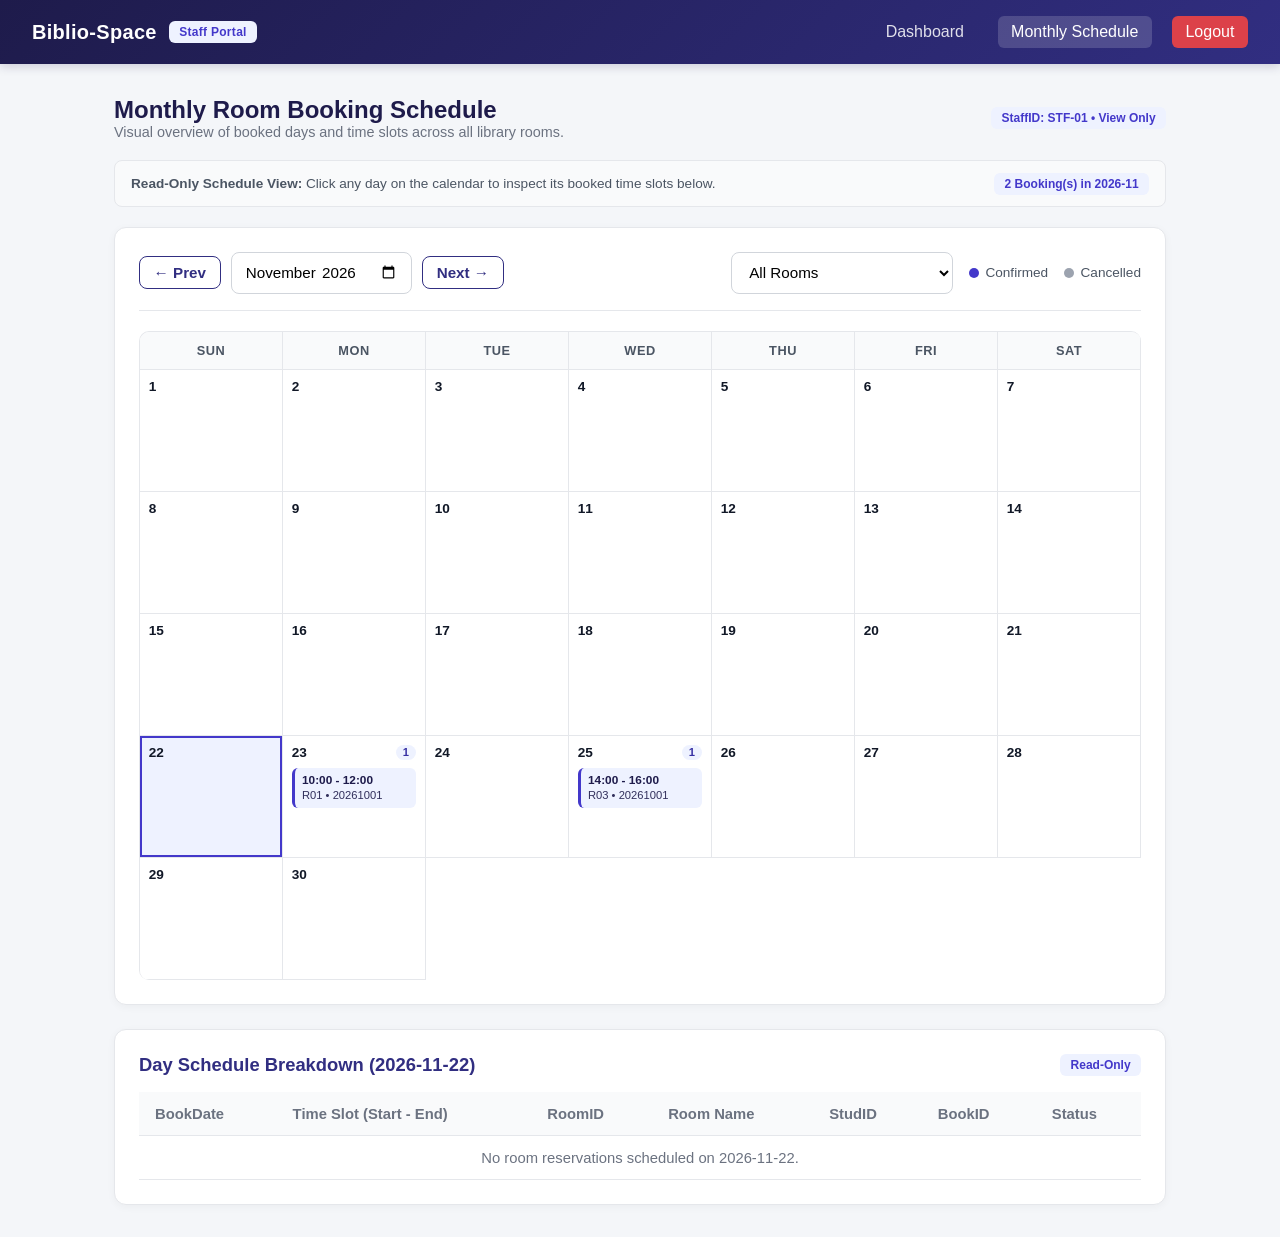
<file: web/staff-schedule.html>
<!DOCTYPE html>
<html lang="en">
<head>
  <meta charset="UTF-8" />
  <meta name="viewport" content="width=device-width, initial-scale=1.0" />
  <title>Biblio-Space | Monthly Booking Schedule</title>
  <link rel="stylesheet" href="assets/css/style.css" />
  <style>
    .schedule-controls {
      display: flex;
      justify-content: space-between;
      align-items: center;
      flex-wrap: wrap;
      gap: 1rem;
      margin-bottom: 1.25rem;
      padding-bottom: 1rem;
      border-bottom: 1px solid #e5e7eb;
    }

    .month-nav {
      display: flex;
      align-items: center;
      gap: 0.65rem;
    }

    .legend-group {
      display: flex;
      align-items: center;
      gap: 1rem;
      font-size: 0.85rem;
      color: #4b5563;
    }

    .legend-item {
      display: flex;
      align-items: center;
      gap: 0.4rem;
    }

    .legend-dot {
      width: 10px;
      height: 10px;
      border-radius: 50%;
      display: inline-block;
    }

    .dot-confirmed { background: #4338ca; }
    .dot-cancelled { background: #9ca3af; }

    /* Monthly Calendar Grid */
    .calendar-wrapper {
      overflow-x: auto;
    }

    .calendar-grid {
      display: grid;
      grid-template-columns: repeat(7, minmax(135px, 1fr));
      border-top: 1px solid #e5e7eb;
      border-left: 1px solid #e5e7eb;
      border-radius: 10px;
      overflow: hidden;
    }

    .cal-weekday {
      background: #f9fafb;
      color: #4b5563;
      font-size: 0.8rem;
      font-weight: 700;
      text-transform: uppercase;
      letter-spacing: 0.5px;
      padding: 0.7rem 0.5rem;
      text-align: center;
      border-right: 1px solid #e5e7eb;
      border-bottom: 1px solid #e5e7eb;
    }

    .cal-cell {
      min-height: 122px;
      background: #ffffff;
      border-right: 1px solid #e5e7eb;
      border-bottom: 1px solid #e5e7eb;
      padding: 0.55rem;
      display: flex;
      flex-direction: column;
      gap: 0.35rem;
      cursor: pointer;
      transition: background 0.15s;
    }

    .cal-cell:hover {
      background: #f8fafc;
    }

    .cal-cell.empty {
      background: #f9fafb;
      cursor: default;
    }

    .cal-cell.selected-day {
      background: #eef2ff;
      box-shadow: inset 0 0 0 2px #4338ca;
    }

    .cal-day-header {
      display: flex;
      justify-content: space-between;
      align-items: center;
      margin-bottom: 0.15rem;
    }

    .cal-day-num {
      font-size: 0.85rem;
      font-weight: 700;
      color: #111827;
    }

    .cal-count-pill {
      font-size: 0.7rem;
      font-weight: 700;
      background: #eef2ff;
      color: #3730a3;
      padding: 0.1rem 0.45rem;
      border-radius: 999px;
    }

    .booking-chip {
      font-size: 0.74rem;
      line-height: 1.3;
      padding: 0.3rem 0.45rem;
      border-radius: 6px;
      border-left: 3px solid #4338ca;
      background: #eef2ff;
      color: #1e1b4b;
    }

    .booking-chip.cancelled {
      border-left-color: #9ca3af;
      background: #f3f4f6;
      color: #6b7280;
      text-decoration: line-through;
    }

    .chip-time {
      font-weight: 700;
      display: block;
    }

    .chip-meta {
      font-size: 0.7rem;
      opacity: 0.9;
    }

    .readonly-notice {
      background: #f9fafb;
      border: 1px solid #e5e7eb;
      color: #4b5563;
      font-size: 0.85rem;
      padding: 0.7rem 1rem;
      border-radius: 8px;
      margin-bottom: 1.25rem;
      display: flex;
      justify-content: space-between;
      align-items: center;
      flex-wrap: wrap;
      gap: 0.5rem;
    }
  </style>
</head>
<body>

  <nav class="navbar">
    <div class="navbar-brand">
      <span>Biblio-Space</span>
      <span class="badge-gold">Staff Portal</span>
    </div>
    <div class="nav-links">
      <a href="staff-dashboard.html">Dashboard</a>
      <a href="staff-schedule.html" class="active">Monthly Schedule</a>
      <a href="index.html" class="btn-logout" onclick="sessionStorage.removeItem('biblio_user')">Logout</a>
    </div>
  </nav>

  <div class="container">
    <div style="display:flex; justify-content:space-between; align-items:center; margin-bottom:1.25rem; flex-wrap:wrap; gap:0.75rem;">
      <div>
        <h1 style="font-size:1.5rem; color:#1e1b4b;">Monthly Room Booking Schedule</h1>
        <p style="color:#6b7280; font-size:0.9rem;">Visual overview of booked days and time slots across all library rooms.</p>
      </div>
      <span class="badge-gold" id="staffBadge">StaffID: STF-01 &bull; View Only</span>
    </div>

    <div class="readonly-notice">
      <span><strong>Read-Only Schedule View:</strong> Click any day on the calendar to inspect its booked time slots below.</span>
      <span id="monthlyTotalBadge" class="badge-gold">0 Bookings in Month</span>
    </div>

    <!-- Monthly Calendar Visualization -->
    <div class="card">
      <div class="schedule-controls">
        <div class="month-nav">
          <button type="button" class="btn btn-outline" style="padding:0.45rem 0.85rem;" onclick="changeMonth(-1)">&larr; Prev</button>
          <input type="month" id="scheduleMonth" value="2026-11" />
          <button type="button" class="btn btn-outline" style="padding:0.45rem 0.85rem;" onclick="changeMonth(1)">Next &rarr;</button>
        </div>

        <div style="display:flex; align-items:center; gap:1rem; flex-wrap:wrap;">
          <select id="roomFilter" aria-label="Filter schedule by room">
            <option value="ALL">All Rooms</option>
            <option value="R01">R01 - Discussion Room A</option>
            <option value="R02">R02 - Discussion Room B</option>
            <option value="R03">R03 - Presentation Lab 1</option>
            <option value="R04">R04 - Multimedia Pod 2</option>
          </select>

          <div class="legend-group">
            <span class="legend-item"><span class="legend-dot dot-confirmed"></span> Confirmed</span>
            <span class="legend-item"><span class="legend-dot dot-cancelled"></span> Cancelled</span>
          </div>
        </div>
      </div>

      <div class="calendar-wrapper">
        <div class="calendar-grid" id="calendarGrid"></div>
      </div>
    </div>

    <!-- Selected Day Time-Slot Breakdown (Read-Only) -->
    <div class="card">
      <div class="card-title">
        <span id="dayDetailTitle">Day Schedule Breakdown (2026-11-22)</span>
        <span class="badge-gold">Read-Only</span>
      </div>

      <div style="overflow-x: auto;">
        <table>
          <thead>
            <tr>
              <th>BookDate</th>
              <th>Time Slot (Start - End)</th>
              <th>RoomID</th>
              <th>Room Name</th>
              <th>StudID</th>
              <th>BookID</th>
              <th>Status</th>
            </tr>
          </thead>
          <tbody id="dayDetailBody"></tbody>
        </table>
      </div>
    </div>
  </div>

  <script>
    const DEFAULT_BOOKINGS = [
      {
        bookId: 'BK-1001',
        studId: '20261001',
        roomId: 'R01',
        roomName: 'Discussion Room A (Level 2)',
        bookDate: '2026-11-22',
        startTime: '09:00',
        endTime: '11:00',
        hours: 2,
        status: 'Confirmed'
      },
      {
        bookId: 'BK-1002',
        studId: '20261004',
        roomId: 'R03',
        roomName: 'Presentation Lab 1 (Level 3)',
        bookDate: '2026-11-22',
        startTime: '14:00',
        endTime: '16:00',
        hours: 2,
        status: 'Confirmed'
      },
      {
        bookId: 'BK-1003',
        studId: '20261008',
        roomId: 'R02',
        roomName: 'Discussion Room B (Level 2)',
        bookDate: '2026-11-23',
        startTime: '10:00',
        endTime: '12:00',
        hours: 2,
        status: 'Confirmed'
      },
      {
        bookId: 'BK-1004',
        studId: '20261012',
        roomId: 'R01',
        roomName: 'Discussion Room A (Level 2)',
        bookDate: '2026-11-25',
        startTime: '13:00',
        endTime: '15:00',
        hours: 2,
        status: 'Cancelled'
      },
      {
        bookId: 'BK-1005',
        studId: '20261015',
        roomId: 'R03',
        roomName: 'Presentation Lab 1 (Level 3)',
        bookDate: '2026-11-27',
        startTime: '08:00',
        endTime: '10:00',
        hours: 2,
        status: 'Confirmed'
      }
    ];

    const WEEKDAYS = ['Sun', 'Mon', 'Tue', 'Wed', 'Thu', 'Fri', 'Sat'];
    let selectedDate = '2026-11-22';

    const sessionUser = JSON.parse(sessionStorage.getItem('biblio_user'));
    const staffId = (sessionUser && sessionUser.role === 'staff' && sessionUser.userId) ? sessionUser.userId : 'STF-01';
    document.getElementById('staffBadge').textContent = `StaffID: ${staffId} • View Only`;

    function getBookings() {
      const saved = JSON.parse(localStorage.getItem('biblio_bookings'));
      if (!saved || !Array.isArray(saved) || saved.length === 0) {
        localStorage.setItem('biblio_bookings', JSON.stringify(DEFAULT_BOOKINGS));
        return [...DEFAULT_BOOKINGS];
      }
      return saved;
    }

    function changeMonth(delta) {
      const input = document.getElementById('scheduleMonth');
      const [yearStr, monthStr] = input.value.split('-');
      const d = new Date(Number(yearStr), Number(monthStr) - 1 + delta, 1);
      const nextVal = `${d.getFullYear()}-${String(d.getMonth() + 1).padStart(2, '0')}`;
      input.value = nextVal;
      selectedDate = `${nextVal}-01`;
      renderSchedule();
    }

    function selectDay(dateStr) {
      selectedDate = dateStr;
      renderSchedule();
    }

    function renderSchedule() {
      const monthVal = document.getElementById('scheduleMonth').value || '2026-11';
      const roomFilter = document.getElementById('roomFilter').value;
      const [year, month] = monthVal.split('-').map(Number);

      if (!selectedDate.startsWith(monthVal)) {
        selectedDate = `${monthVal}-01`;
      }

      const allBookings = getBookings().filter(b => {
        const matchMonth = b.bookDate && b.bookDate.startsWith(monthVal);
        const matchRoom = roomFilter === 'ALL' || b.roomId === roomFilter;
        return matchMonth && matchRoom;
      });

      document.getElementById('monthlyTotalBadge').textContent =
        `${allBookings.length} Booking(s) in ${monthVal}`;

      const firstDayIndex = new Date(year, month - 1, 1).getDay();
      const daysInMonth = new Date(year, month, 0).getDate();

      let html = WEEKDAYS.map(day => `<div class="cal-weekday">${day}</div>`).join('');

      for (let i = 0; i < firstDayIndex; i++) {
        html += `<div class="cal-cell empty"></div>`;
      }

      for (let day = 1; day <= daysInMonth; day++) {
        const dateStr = `${monthVal}-${String(day).padStart(2, '0')}`;
        const dayBookings = allBookings
          .filter(b => b.bookDate === dateStr)
          .sort((a, b) => (a.startTime || '').localeCompare(b.startTime || ''));

        const isSelected = dateStr === selectedDate;
        const chipsHtml = dayBookings.map(b => `
          <div class="booking-chip ${b.status === 'Cancelled' ? 'cancelled' : ''}">
            <span class="chip-time">${b.startTime} - ${b.endTime}</span>
            <span class="chip-meta">${b.roomId} &bull; ${b.studId}</span>
          </div>
        `).join('');

        html += `
          <div class="cal-cell ${isSelected ? 'selected-day' : ''}" onclick="selectDay('${dateStr}')">
            <div class="cal-day-header">
              <span class="cal-day-num">${day}</span>
              ${dayBookings.length > 0 ? `<span class="cal-count-pill">${dayBookings.length}</span>` : ''}
            </div>
            ${chipsHtml}
          </div>
        `;
      }

      document.getElementById('calendarGrid').innerHTML = html;
      renderDayDetail(selectedDate, allBookings);
    }

    function renderDayDetail(dateStr, monthBookings) {
      document.getElementById('dayDetailTitle').textContent = `Day Schedule Breakdown (${dateStr})`;
      const dayItems = monthBookings
        .filter(b => b.bookDate === dateStr)
        .sort((a, b) => (a.startTime || '').localeCompare(b.startTime || ''));

      const tbody = document.getElementById('dayDetailBody');
      if (dayItems.length === 0) {
        tbody.innerHTML = `<tr><td colspan="7" style="text-align:center; color:#6b7280;">No room reservations scheduled on ${dateStr}.</td></tr>`;
        return;
      }

      tbody.innerHTML = dayItems.map(b => {
        const isConfirmed = b.status === 'Confirmed';
        return `
          <tr>
            <td><strong>${b.bookDate}</strong></td>
            <td>${b.startTime} - ${b.endTime}</td>
            <td><strong>${b.roomId}</strong></td>
            <td>${b.roomName || '-'}</td>
            <td>${b.studId}</td>
            <td>${b.bookId}</td>
            <td>
              <span class="status-pill ${isConfirmed ? 'status-confirmed' : 'status-cancelled'}">
                ${b.status}
              </span>
            </td>
          </tr>
        `;
      }).join('');
    }

    document.getElementById('scheduleMonth').addEventListener('change', renderSchedule);
    document.getElementById('roomFilter').addEventListener('change', renderSchedule);

    renderSchedule();
  </script>
</body>
</html>
</file>
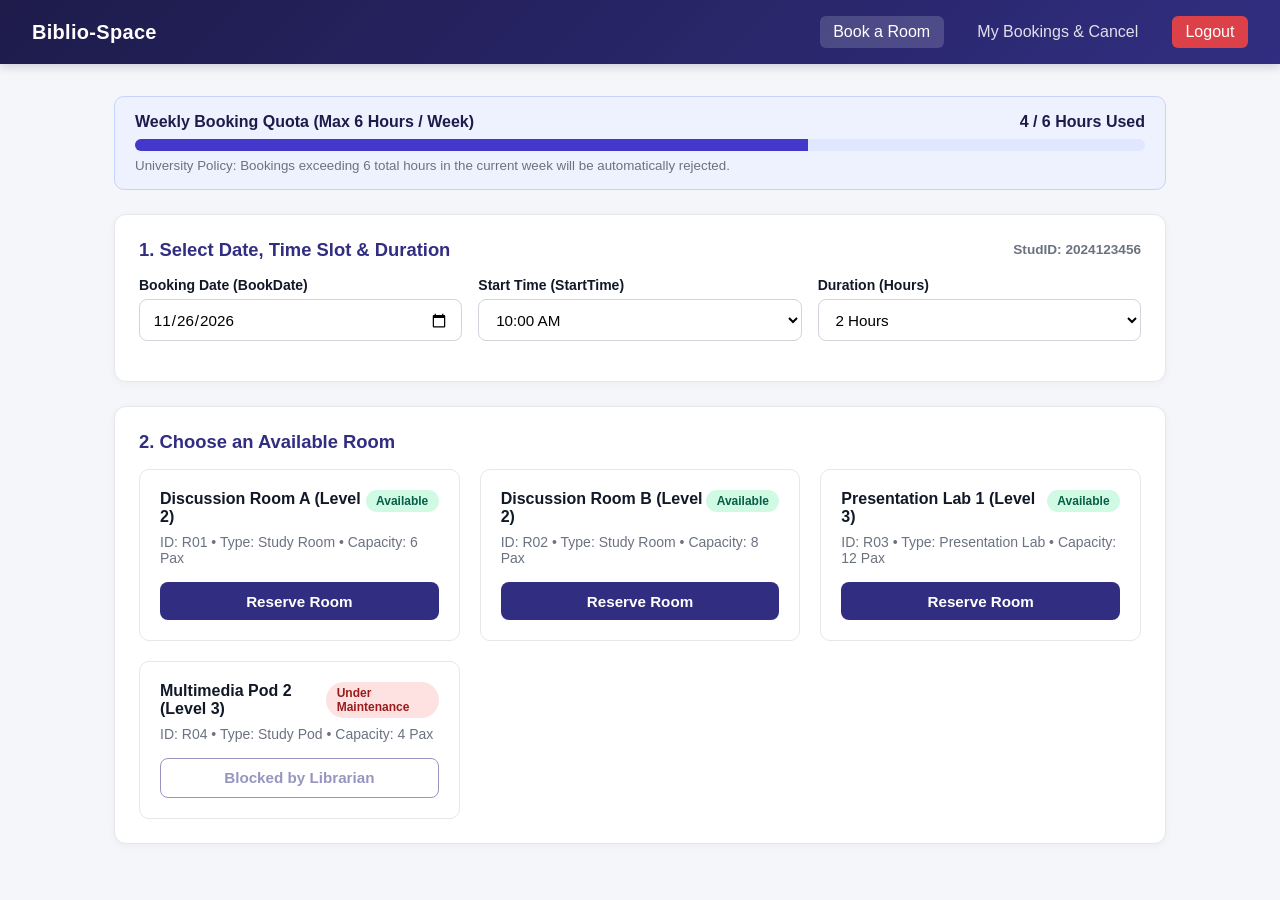
<file: web/student-book.html>
<!DOCTYPE html>
<html lang="en">
<head>
  <meta charset="UTF-8" />
  <meta name="viewport" content="width=device-width, initial-scale=1.0" />
  <title>Biblio-Space | Book Discussion Room</title>
  <link rel="stylesheet" href="assets/css/style.css" />
</head>
<body>

  <nav class="navbar">
    <div class="navbar-brand">
      <span>Biblio-Space</span>
    </div>
    <div class="nav-links">
      <a href="student-book.html" class="active">Book a Room</a>
      <a href="student-cancel.html">My Bookings &amp; Cancel</a>
      <a href="index.html" class="btn-logout">Logout</a>
    </div>
  </nav>

  <div class="container">
    <!-- Weekly Quota Enforcement Tracker -->
    <div class="quota-box">
      <div class="quota-header">
        <span>Weekly Booking Quota (Max 6 Hours / Week)</span>
        <span id="quotaText">4 / 6 Hours Used</span>
      </div>
      <div class="progress-track">
        <div id="quotaBar" class="progress-fill" style="width: 66.6%;"></div>
      </div>
      <small style="color: #6b7280; display: block; margin-top: 0.4rem;">
        University Policy: Bookings exceeding 6 total hours in the current week will be automatically rejected.
      </small>
    </div>

    <div id="alertBox" class="alert"></div>

    <!-- Filter & Duration Selection -->
    <div class="card">
      <div class="card-title">
        <span>1. Select Date, Time Slot &amp; Duration</span>
        <span id="studentDisplay" style="font-size: 0.85rem; color: #6b7280;">StudID: 2024123456</span>
      </div>
      <div class="form-grid">
        <div class="form-group">
          <label for="bookDate">Booking Date (BookDate)</label>
          <input type="date" id="bookDate" value="2026-11-26" required />
        </div>
        <div class="form-group">
          <label for="startTime">Start Time (StartTime)</label>
          <select id="startTime">
            <option value="08:00">08:00 AM</option>
            <option value="10:00" selected>10:00 AM</option>
            <option value="12:00">12:00 PM</option>
            <option value="14:00">02:00 PM</option>
            <option value="16:00">04:00 PM</option>
          </select>
        </div>
        <div class="form-group">
          <label for="duration">Duration (Hours)</label>
          <select id="duration">
            <option value="1">1 Hour</option>
            <option value="2" selected>2 Hours</option>
            <option value="3">3 Hours (Tests 6-hr Quota Limit!)</option>
          </select>
        </div>
      </div>
    </div>

    <!-- Available Rooms List (Maps to ERD Room Entity) -->
    <div class="card">
      <div class="card-title">2. Choose an Available Room</div>
      <div class="room-grid" id="roomList"></div>
    </div>
  </div>

  <script>
    const MAX_WEEKLY_HOURS = 6;

    const rooms = [
      { roomId: 'R01', roomName: 'Discussion Room A (Level 2)', capacity: 6, roomType: 'Study Room', status: 'Available' },
      { roomId: 'R02', roomName: 'Discussion Room B (Level 2)', capacity: 8, roomType: 'Study Room', status: 'Available' },
      { roomId: 'R03', roomName: 'Presentation Lab 1 (Level 3)', capacity: 12, roomType: 'Presentation Lab', status: 'Available' },
      { roomId: 'R04', roomName: 'Multimedia Pod 2 (Level 3)', capacity: 4, roomType: 'Study Pod', status: 'Under Maintenance' }
    ];

    const user = JSON.parse(sessionStorage.getItem('biblio_user')) || { userId: '2024123456' };
    document.getElementById('studentDisplay').textContent = 'StudID: ' + user.userId;

    function getBookings() {
      return JSON.parse(localStorage.getItem('biblio_bookings')) || [];
    }

    function getUsedWeeklyHours() {
      return getBookings()
        .filter(b => b.status === 'Confirmed')
        .reduce((total, b) => total + Number(b.hours), 0);
    }

    function updateQuotaUI() {
      const used = getUsedWeeklyHours();
      const pct = Math.min((used / MAX_WEEKLY_HOURS) * 100, 100);
      document.getElementById('quotaText').textContent = `${used} / ${MAX_WEEKLY_HOURS} Hours Used`;
      const bar = document.getElementById('quotaBar');
      bar.style.width = pct + '%';
      bar.style.background = used >= MAX_WEEKLY_HOURS ? '#ef4444' : '#4338ca';
    }

    function calculateEndTime(start, hoursToAdd) {
      const [h, m] = start.split(':').map(Number);
      const endH = String(h + hoursToAdd).padStart(2, '0');
      return `${endH}:${String(m).padStart(2, '0')}`;
    }

    function showAlert(message, type) {
      const box = document.getElementById('alertBox');
      box.className = `alert alert-${type}`;
      box.textContent = message;
      box.style.display = 'block';
      window.scrollTo({ top: 0, behavior: 'smooth' });
    }

    function bookRoom(roomId) {
      const room = rooms.find(r => r.roomId === roomId);
      const bookDate = document.getElementById('bookDate').value;
      const startTime = document.getElementById('startTime').value;
      const duration = Number(document.getElementById('duration').value);
      const endTime = calculateEndTime(startTime, duration);

      if (!bookDate) {
        showAlert('Please select a booking date first.', 'danger');
        return;
      }

      const currentUsed = getUsedWeeklyHours();
      if (currentUsed + duration > MAX_WEEKLY_HOURS) {
        showAlert(
          `Booking Rejected: You have already used ${currentUsed} hours this week. Adding ${duration} hour(s) exceeds the university's ${MAX_WEEKLY_HOURS}-hour weekly maximum quota.`,
          'danger'
        );
        return;
      }

      const bookings = getBookings();
      const newBooking = {
        bookId: 'BK-' + Math.floor(1000 + Math.random() * 9000),
        studId: user.userId,
        roomId: room.roomId,
        roomName: room.roomName,
        bookDate: bookDate,
        startTime: startTime,
        endTime: endTime,
        hours: duration,
        status: 'Confirmed'
      };

      bookings.push(newBooking);
      localStorage.setItem('biblio_bookings', JSON.stringify(bookings));
      updateQuotaUI();
      showAlert(
        `Booking Confirmed (${newBooking.bookId})! ${room.roomName} reserved on ${bookDate} (${startTime} - ${endTime}).`,
        'success'
      );
    }

    function renderRooms() {
      const grid = document.getElementById('roomList');
      grid.innerHTML = rooms.map(room => {
        const isAvailable = room.status === 'Available';
        return `
          <div class="room-card">
            <div>
              <div style="display:flex; justify-content:space-between; align-items:start; margin-bottom:0.5rem;">
                <strong>${room.roomName}</strong>
                <span class="status-pill ${isAvailable ? 'status-available' : 'status-maintenance'}">
                  ${room.status}
                </span>
              </div>
              <p style="font-size:0.875rem; color:#6b7280;">
                ID: ${room.roomId} &bull; Type: ${room.roomType} &bull; Capacity: ${room.capacity} Pax
              </p>
            </div>
            <button
              class="btn ${isAvailable ? 'btn-primary' : 'btn-outline'}"
              ${isAvailable ? '' : 'disabled style="opacity:0.5; cursor:not-allowed;"'}
              onclick="bookRoom('${room.roomId}')">
              ${isAvailable ? 'Reserve Room' : 'Blocked by Librarian'}
            </button>
          </div>
        `;
      }).join('');
    }

    updateQuotaUI();
    renderRooms();
  </script>
</body>
</html>
</file>
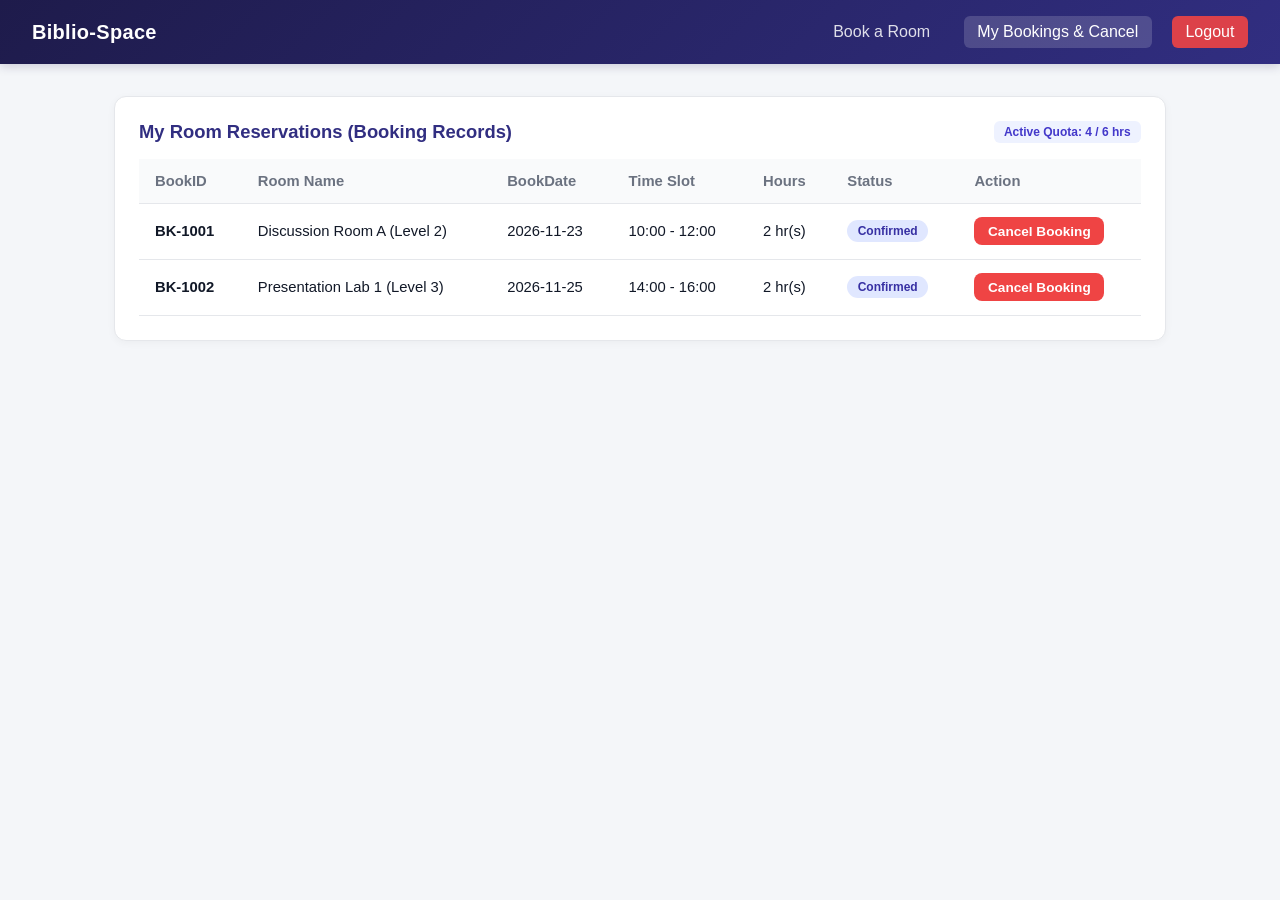
<file: web/student-cancel.html>
<!DOCTYPE html>
<html lang="en">
<head>
  <meta charset="UTF-8" />
  <meta name="viewport" content="width=device-width, initial-scale=1.0" />
  <title>Biblio-Space | My Bookings &amp; Cancel</title>
  <link rel="stylesheet" href="assets/css/style.css" />
</head>
<body>

  <nav class="navbar">
    <div class="navbar-brand">
      <span>Biblio-Space</span>
    </div>
    <div class="nav-links">
      <a href="student-book.html">Book a Room</a>
      <a href="student-cancel.html" class="active">My Bookings &amp; Cancel</a>
      <a href="index.html" class="btn-logout">Logout</a>
    </div>
  </nav>

  <div class="container">
    <div id="cancelAlert" class="alert"></div>

    <div class="card">
      <div class="card-title">
        <span>My Room Reservations (Booking Records)</span>
        <span id="quotaSummary" class="badge-gold">Active Quota: 0 / 6 hrs</span>
      </div>

      <div style="overflow-x: auto;">
        <table>
          <thead>
            <tr>
              <th>BookID</th>
              <th>Room Name</th>
              <th>BookDate</th>
              <th>Time Slot</th>
              <th>Hours</th>
              <th>Status</th>
              <th>Action</th>
            </tr>
          </thead>
          <tbody id="bookingTableBody"></tbody>
        </table>
      </div>
    </div>
  </div>

  <script>
    const MAX_WEEKLY_HOURS = 6;

    function getBookings() {
      return JSON.parse(localStorage.getItem('biblio_bookings')) || [];
    }

    function cancelBooking(bookId) {
      const confirmCancel = confirm(`Are you sure you want to cancel booking ${bookId}? Your weekly quota hours will be refunded.`);
      if (!confirmCancel) return;

      const bookings = getBookings().map(b => {
        if (b.bookId === bookId) {
          return { ...b, status: 'Cancelled' };
        }
        return b;
      });

      localStorage.setItem('biblio_bookings', JSON.stringify(bookings));

      const alertBox = document.getElementById('cancelAlert');
      alertBox.className = 'alert alert-success';
      alertBox.textContent = `Booking ${bookId} has been cancelled. Your weekly quota hours have been updated.`;
      alertBox.style.display = 'block';

      renderTable();
    }

    function renderTable() {
      const bookings = getBookings();
      const activeHours = bookings
        .filter(b => b.status === 'Confirmed')
        .reduce((sum, b) => sum + Number(b.hours), 0);

      document.getElementById('quotaSummary').textContent = `Active Quota: ${activeHours} / ${MAX_WEEKLY_HOURS} hrs`;

      const tbody = document.getElementById('bookingTableBody');
      if (bookings.length === 0) {
        tbody.innerHTML = '<tr><td colspan="7" style="text-align:center; color:#6b7280;">No bookings found.</td></tr>';
        return;
      }

      tbody.innerHTML = bookings.map(b => {
        const isConfirmed = b.status === 'Confirmed';
        return `
          <tr>
            <td><strong>${b.bookId}</strong></td>
            <td>${b.roomName}</td>
            <td>${b.bookDate}</td>
            <td>${b.startTime} - ${b.endTime}</td>
            <td>${b.hours} hr(s)</td>
            <td>
              <span class="status-pill ${isConfirmed ? 'status-confirmed' : 'status-cancelled'}">
                ${b.status}
              </span>
            </td>
            <td>
              ${isConfirmed
                ? `<button class="btn btn-danger" style="padding:0.4rem 0.85rem; font-size:0.85rem;" onclick="cancelBooking('${b.bookId}')">Cancel Booking</button>`
                : `<span style="color:#6b7280; font-size:0.85rem;">&mdash;</span>`
              }
            </td>
          </tr>
        `;
      }).join('');
    }

    renderTable();
  </script>
</body>
</html>
</file>
<file: web/assets/css/style.css>
* {
  box-sizing: border-box;
  margin: 0;
  padding: 0;
  font-family: 'Segoe UI', Tahoma, Geneva, Verdana, sans-serif;
}

body {
  background-color: #f4f6f9;
  color: #111827;
  min-height: 100vh;
}

/* Navbar - Deep Midnight & Royal Indigo */
.navbar {
  background: linear-gradient(135deg, #1e1b4b, #312e81);
  color: #ffffff;
  padding: 1rem 2rem;
  display: flex;
  justify-content: space-between;
  align-items: center;
  box-shadow: 0 2px 10px rgba(30, 27, 75, 0.2);
}

.navbar-brand {
  display: flex;
  align-items: center;
  gap: 0.75rem;
  font-size: 1.25rem;
  font-weight: 700;
  letter-spacing: 0.3px;
}

/* Soft Indigo Badge (Matches index.html, login.html & register.html) */
.badge-gold {
  background: #eef2ff;
  color: #4338ca;
  font-size: 0.75rem;
  font-weight: 700;
  padding: 0.25rem 0.65rem;
  border-radius: 6px;
}

.nav-links {
  display: flex;
  align-items: center;
  gap: 1.25rem;
}

.nav-links a {
  color: rgba(255, 255, 255, 0.85);
  text-decoration: none;
  font-weight: 500;
  padding: 0.45rem 0.85rem;
  border-radius: 6px;
  transition: 0.2s;
}

.nav-links a:hover,
.nav-links a.active {
  background: rgba(255, 255, 255, 0.16);
  color: #ffffff;
}

.btn-logout {
  background: rgba(239, 68, 68, 0.9);
  color: #ffffff !important;
}

.btn-logout:hover {
  background: #dc2626 !important;
}

/* Container & Cards */
.container {
  max-width: 1100px;
  margin: 2rem auto;
  padding: 0 1.5rem;
}

.card {
  background: #ffffff;
  border-radius: 12px;
  border: 1px solid #e5e7eb;
  padding: 1.5rem;
  box-shadow: 0 2px 8px rgba(0, 0, 0, 0.04);
  margin-bottom: 1.5rem;
}

.card-title {
  font-size: 1.15rem;
  font-weight: 700;
  color: #312e81;
  margin-bottom: 1rem;
  display: flex;
  justify-content: space-between;
  align-items: center;
}

/* Forms & Buttons */
.form-grid {
  display: grid;
  grid-template-columns: repeat(auto-fit, minmax(200px, 1fr));
  gap: 1rem;
  margin-bottom: 1rem;
}

.form-group {
  display: flex;
  flex-direction: column;
  gap: 0.4rem;
}

.form-group label {
  font-size: 0.875rem;
  font-weight: 600;
  color: #111827;
}

input, select {
  padding: 0.65rem 0.8rem;
  border: 1px solid #d1d5db;
  border-radius: 8px;
  font-size: 0.95rem;
  background: #ffffff;
}

input:focus, select:focus {
  outline: none;
  border-color: #4338ca;
  box-shadow: 0 0 0 3px rgba(67, 56, 202, 0.15);
}

.btn {
  padding: 0.65rem 1.25rem;
  border: none;
  border-radius: 8px;
  font-weight: 600;
  font-size: 0.95rem;
  cursor: pointer;
  transition: 0.2s;
  display: inline-flex;
  align-items: center;
  justify-content: center;
  gap: 0.5rem;
}

.btn-primary {
  background: #312e81;
  color: #ffffff;
}

.btn-primary:hover {
  background: #1e1b4b;
}

.btn-danger {
  background: #ef4444;
  color: #ffffff;
}

.btn-danger:hover {
  background: #dc2626;
}

.btn-outline {
  background: #ffffff;
  border: 1px solid #312e81;
  color: #312e81;
}

.btn-outline:hover {
  background: #eef2ff;
}

/* Alerts & Quota Bar */
.alert {
  padding: 0.9rem 1.1rem;
  border-radius: 8px;
  margin-bottom: 1rem;
  font-size: 0.925rem;
  font-weight: 500;
  display: none;
}

.alert-danger {
  background: #fef2f2;
  color: #991b1b;
  border: 1px solid #fecaca;
}

.alert-success {
  background: #ecfdf5;
  color: #065f46;
  border: 1px solid #a7f3d0;
}

.quota-box {
  background: #eef2ff;
  border: 1px solid #c7d2fe;
  border-radius: 10px;
  padding: 1rem 1.25rem;
  margin-bottom: 1.5rem;
  color: #1e1b4b;
}

.quota-header {
  display: flex;
  justify-content: space-between;
  font-weight: 600;
  margin-bottom: 0.5rem;
}

.progress-track {
  width: 100%;
  height: 12px;
  background: #e0e7ff;
  border-radius: 999px;
  overflow: hidden;
}

.progress-fill {
  height: 100%;
  background: #4338ca;
  transition: width 0.3s ease, background 0.3s ease;
}

/* Room Cards & Tables */
.room-grid {
  display: grid;
  grid-template-columns: repeat(auto-fit, minmax(290px, 1fr));
  gap: 1.25rem;
}

.room-card {
  border: 1px solid #e5e7eb;
  border-radius: 10px;
  padding: 1.25rem;
  background: #ffffff;
  display: flex;
  flex-direction: column;
  justify-content: space-between;
  gap: 1rem;
}

.status-pill {
  font-size: 0.75rem;
  font-weight: 700;
  padding: 0.25rem 0.65rem;
  border-radius: 999px;
  display: inline-block;
}

.status-available { background: #d1fae5; color: #065f46; }
.status-maintenance { background: #fee2e2; color: #991b1b; }
.status-confirmed { background: #e0e7ff; color: #3730a3; }
.status-cancelled { background: #f3f4f6; color: #4b5563; }

table {
  width: 100%;
  border-collapse: collapse;
}

th, td {
  text-align: left;
  padding: 0.85rem 1rem;
  border-bottom: 1px solid #e5e7eb;
  font-size: 0.925rem;
}

th {
  background: #f9fafb;
  font-weight: 600;
  color: #6b7280;
}
/* Staff Portal & Dashboard Extensions */
.status-unavailable {
  background: #fee2e2;
  color: #991b1b;
}

.summary-grid {
  display: grid;
  grid-template-columns: repeat(auto-fit, minmax(200px, 1fr));
  gap: 1rem;
  margin-bottom: 1.5rem;
}

.stat-card {
  background: #ffffff;
  border: 1px solid #e5e7eb;
  border-radius: 12px;
  padding: 1.15rem 1.35rem;
  box-shadow: 0 2px 8px rgba(0, 0, 0, 0.04);
}

.stat-label {
  font-size: 0.8rem;
  font-weight: 600;
  color: #6b7280;
  text-transform: uppercase;
  letter-spacing: 0.4px;
  margin-bottom: 0.35rem;
}

.stat-value {
  font-size: 1.5rem;
  font-weight: 800;
  color: #1e1b4b;
}

.filter-bar {
  display: grid;
  grid-template-columns: repeat(auto-fit, minmax(180px, 1fr));
  gap: 1rem;
  align-items: end;
  margin-bottom: 1.25rem;
  padding-bottom: 1.15rem;
  border-bottom: 1px solid #e5e7eb;
}

.action-group {
  display: flex;
  gap: 0.45rem;
  flex-wrap: wrap;
}

.btn-sm {
  padding: 0.4rem 0.75rem;
  font-size: 0.82rem;
}

/* Edit Modal */
.modal-backdrop {
  display: none;
  position: fixed;
  inset: 0;
  background: rgba(17, 24, 39, 0.55);
  z-index: 100;
  align-items: center;
  justify-content: center;
  padding: 1rem;
}

.modal-backdrop.open {
  display: flex;
}

.modal-box {
  background: #ffffff;
  border-radius: 12px;
  border: 1px solid #e5e7eb;
  width: 100%;
  max-width: 540px;
  padding: 1.5rem;
  box-shadow: 0 20px 45px rgba(0, 0, 0, 0.25);
}

.modal-header {
  display: flex;
  justify-content: space-between;
  align-items: center;
  margin-bottom: 1rem;
  padding-bottom: 0.75rem;
  border-bottom: 1px solid #e5e7eb;
}

.modal-header h3 {
  color: #1e1b4b;
  font-size: 1.15rem;
}

.modal-footer {
  display: flex;
  justify-content: flex-end;
  gap: 0.75rem;
  margin-top: 1.25rem;
}

/* Staff Monthly Schedule Calendar */
.schedule-controls {
  display: flex;
  justify-content: space-between;
  align-items: center;
  flex-wrap: wrap;
  gap: 1rem;
  margin-bottom: 1.25rem;
  padding-bottom: 1rem;
  border-bottom: 1px solid #e5e7eb;
}

.month-nav {
  display: flex;
  align-items: center;
  gap: 0.65rem;
}

.legend-group {
  display: flex;
  align-items: center;
  gap: 1rem;
  font-size: 0.85rem;
  color: #4b5563;
}

.legend-item {
  display: flex;
  align-items: center;
  gap: 0.4rem;
}

.legend-dot {
  width: 10px;
  height: 10px;
  border-radius: 50%;
  display: inline-block;
}

.dot-confirmed { background: #4338ca; }
.dot-cancelled { background: #9ca3af; }

.calendar-wrapper {
  overflow-x: auto;
}

.calendar-grid {
  display: grid;
  grid-template-columns: repeat(7, minmax(135px, 1fr));
  border-top: 1px solid #e5e7eb;
  border-left: 1px solid #e5e7eb;
  border-radius: 10px;
  overflow: hidden;
}

.cal-weekday {
  background: #f9fafb;
  color: #4b5563;
  font-size: 0.8rem;
  font-weight: 700;
  text-transform: uppercase;
  letter-spacing: 0.5px;
  padding: 0.7rem 0.5rem;
  text-align: center;
  border-right: 1px solid #e5e7eb;
  border-bottom: 1px solid #e5e7eb;
}

.cal-cell {
  min-height: 122px;
  background: #ffffff;
  border-right: 1px solid #e5e7eb;
  border-bottom: 1px solid #e5e7eb;
  padding: 0.55rem;
  display: flex;
  flex-direction: column;
  gap: 0.35rem;
  cursor: pointer;
  transition: background 0.15s;
}

.cal-cell:hover {
  background: #f8fafc;
}

.cal-cell.empty {
  background: #f9fafb;
  cursor: default;
}

.cal-cell.selected-day {
  background: #eef2ff;
  box-shadow: inset 0 0 0 2px #4338ca;
}

.cal-day-header {
  display: flex;
  justify-content: space-between;
  align-items: center;
  margin-bottom: 0.15rem;
}

.cal-day-num {
  font-size: 0.85rem;
  font-weight: 700;
  color: #111827;
}

.cal-count-pill {
  font-size: 0.7rem;
  font-weight: 700;
  background: #eef2ff;
  color: #3730a3;
  padding: 0.1rem 0.45rem;
  border-radius: 999px;
}

.booking-chip {
  font-size: 0.74rem;
  line-height: 1.3;
  padding: 0.3rem 0.45rem;
  border-radius: 6px;
  border-left: 3px solid #4338ca;
  background: #eef2ff;
  color: #1e1b4b;
}

.booking-chip.cancelled {
  border-left-color: #9ca3af;
  background: #f3f4f6;
  color: #6b7280;
  text-decoration: line-through;
}

.chip-time {
  font-weight: 700;
  display: block;
}

.chip-meta {
  font-size: 0.7rem;
  opacity: 0.9;
}

.readonly-notice {
  background: #f9fafb;
  border: 1px solid #e5e7eb;
  color: #4b5563;
  font-size: 0.85rem;
  padding: 0.7rem 1rem;
  border-radius: 8px;
  margin-bottom: 1.25rem;
  display: flex;
  justify-content: space-between;
  align-items: center;
  flex-wrap: wrap;
  gap: 0.5rem;
}
</file>
